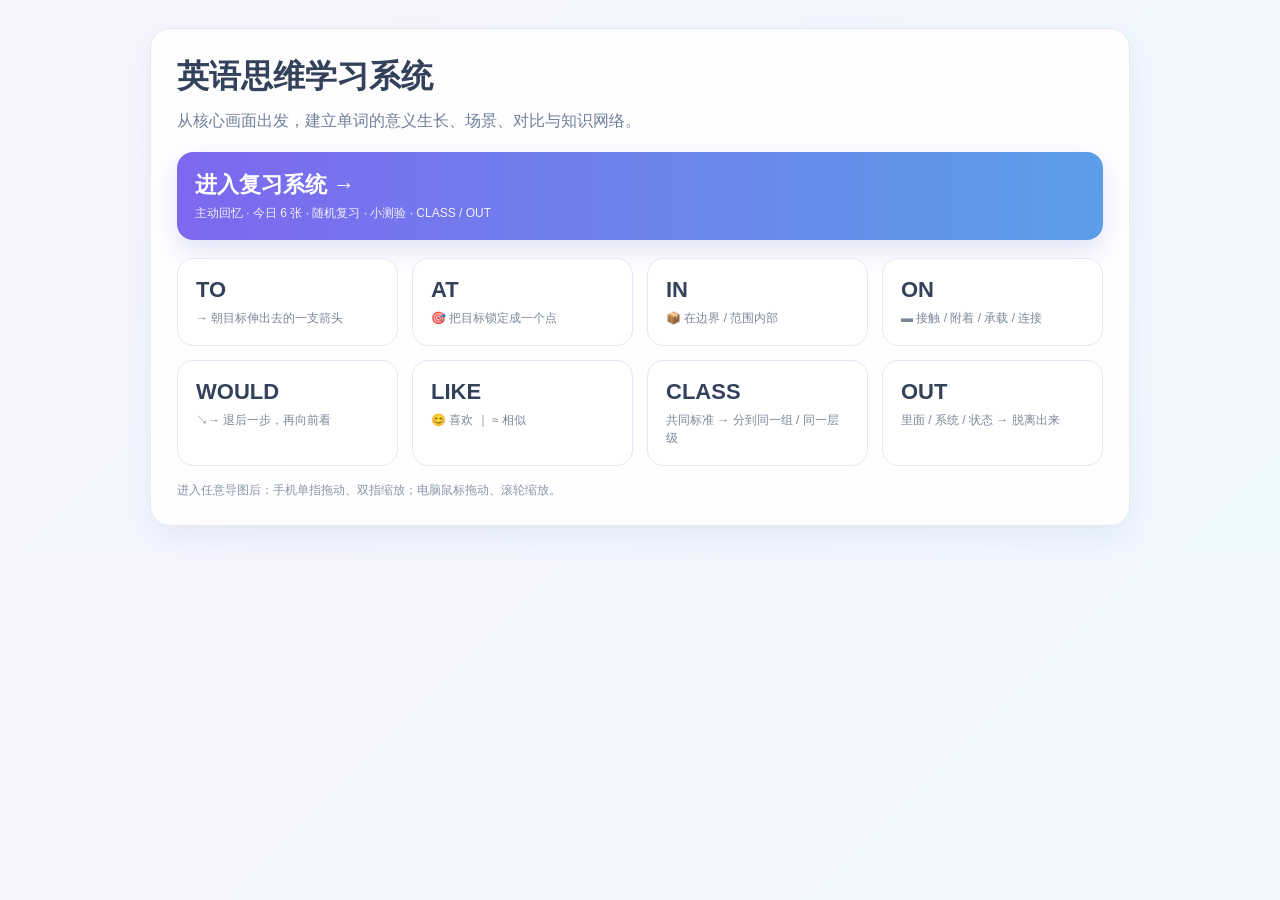
<file: index.html>
<!doctype html><html lang="zh-CN"><head><meta charset="utf-8"><meta name="viewport" content="width=device-width,initial-scale=1"><title>英语思维学习系统</title><style>body{font-family:-apple-system,BlinkMacSystemFont,"Segoe UI","PingFang SC","Microsoft YaHei",sans-serif;margin:0;background:linear-gradient(135deg,#f7f4ff,#eef8ff);color:#34415a}.wrap{max-width:980px;margin:0 auto;padding:28px}.hero,.card{background:rgba(255,255,255,.92);border:1px solid #e5e9f2;border-radius:20px;box-shadow:0 12px 28px rgba(72,88,140,.08)}.hero{padding:26px}.card{padding:18px}h1{margin:0 0 8px}.sub{color:#71809a;line-height:1.7}.review{display:block;margin-top:18px;padding:18px;border-radius:16px;text-decoration:none;color:#fff;background:linear-gradient(90deg,#7d68ef,#5b9ee8);box-shadow:0 10px 24px rgba(92,102,210,.18)}.review strong{display:block;font-size:22px}.review span{display:block;margin-top:5px;font-size:12px;opacity:.9}.grid{display:grid;grid-template-columns:repeat(auto-fit,minmax(180px,1fr));gap:14px;margin-top:18px}.grid a{display:block;text-decoration:none;color:#34415a;background:#fff;border:1px solid #e4e8f4;padding:18px;border-radius:16px}.word{font-size:22px;font-weight:800}.desc{margin-top:6px;color:#7d8798;font-size:12px;line-height:1.5}.tip{margin-top:16px;color:#8a94a8;font-size:12px}</style></head><body><div class="wrap"><div class="hero"><h1>英语思维学习系统</h1><div class="sub">从核心画面出发，建立单词的意义生长、场景、对比与知识网络。</div><a class="review" href="review.html"><strong>进入复习系统 →</strong><span>主动回忆 · 今日 6 张 · 随机复习 · 小测验 · CLASS / OUT</span></a><div class="grid"><a href="words/to.html"><div class="word">TO</div><div class="desc">→ 朝目标伸出去的一支箭头</div></a><a href="words/at.html"><div class="word">AT</div><div class="desc">🎯 把目标锁定成一个点</div></a><a href="words/in.html"><div class="word">IN</div><div class="desc">📦 在边界 / 范围内部</div></a><a href="words/on.html"><div class="word">ON</div><div class="desc">▬ 接触 / 附着 / 承载 / 连接</div></a><a href="words/would.html"><div class="word">WOULD</div><div class="desc">↘→ 退后一步，再向前看</div></a><a href="words/like.html"><div class="word">LIKE</div><div class="desc">😊 喜欢 ｜ ≈ 相似</div></a><a href="words/class-xstyle.html"><div class="word">CLASS</div><div class="desc">共同标准 → 分到同一组 / 同一层级</div></a><a href="words/out-xstyle.html"><div class="word">OUT</div><div class="desc">里面 / 系统 / 状态 → 脱离出来</div></a></div><div class="tip">进入任意导图后：手机单指拖动、双指缩放；电脑鼠标拖动、滚轮缩放。</div></div></div></body></html>
</file>
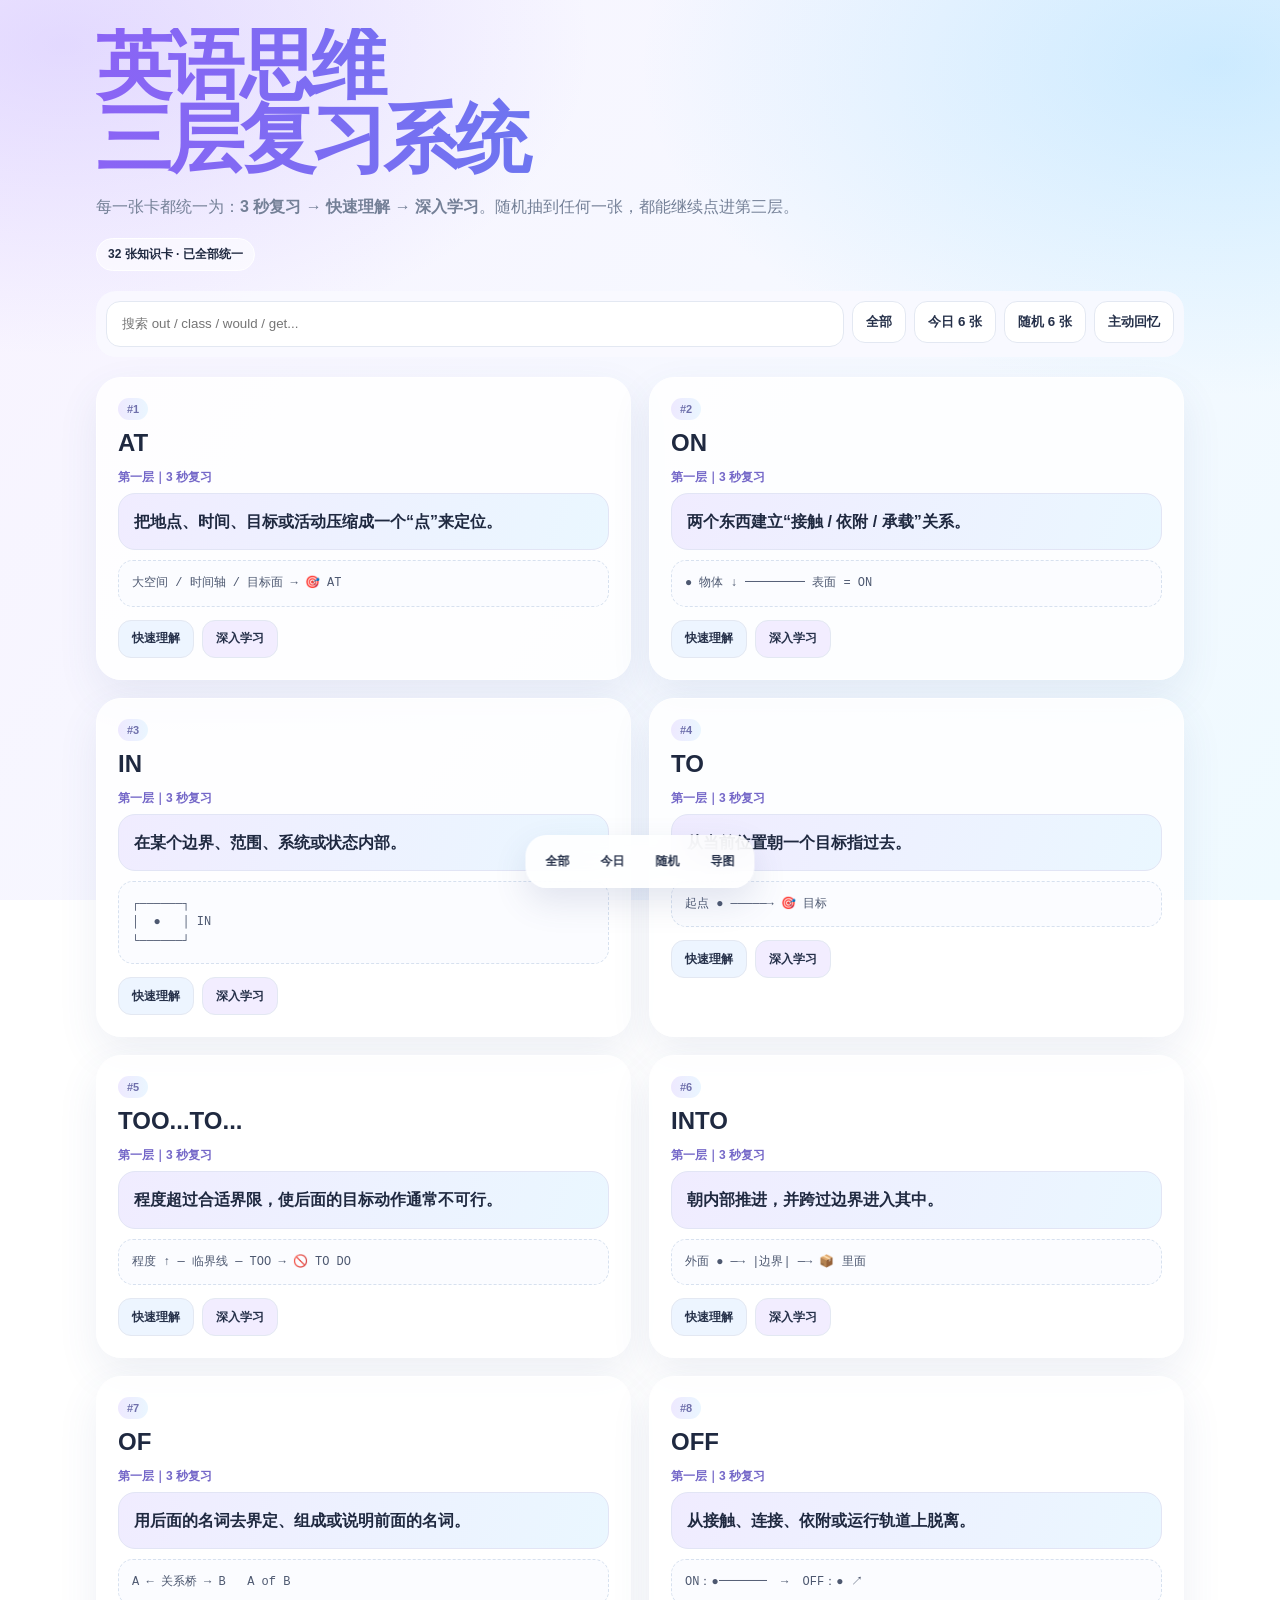
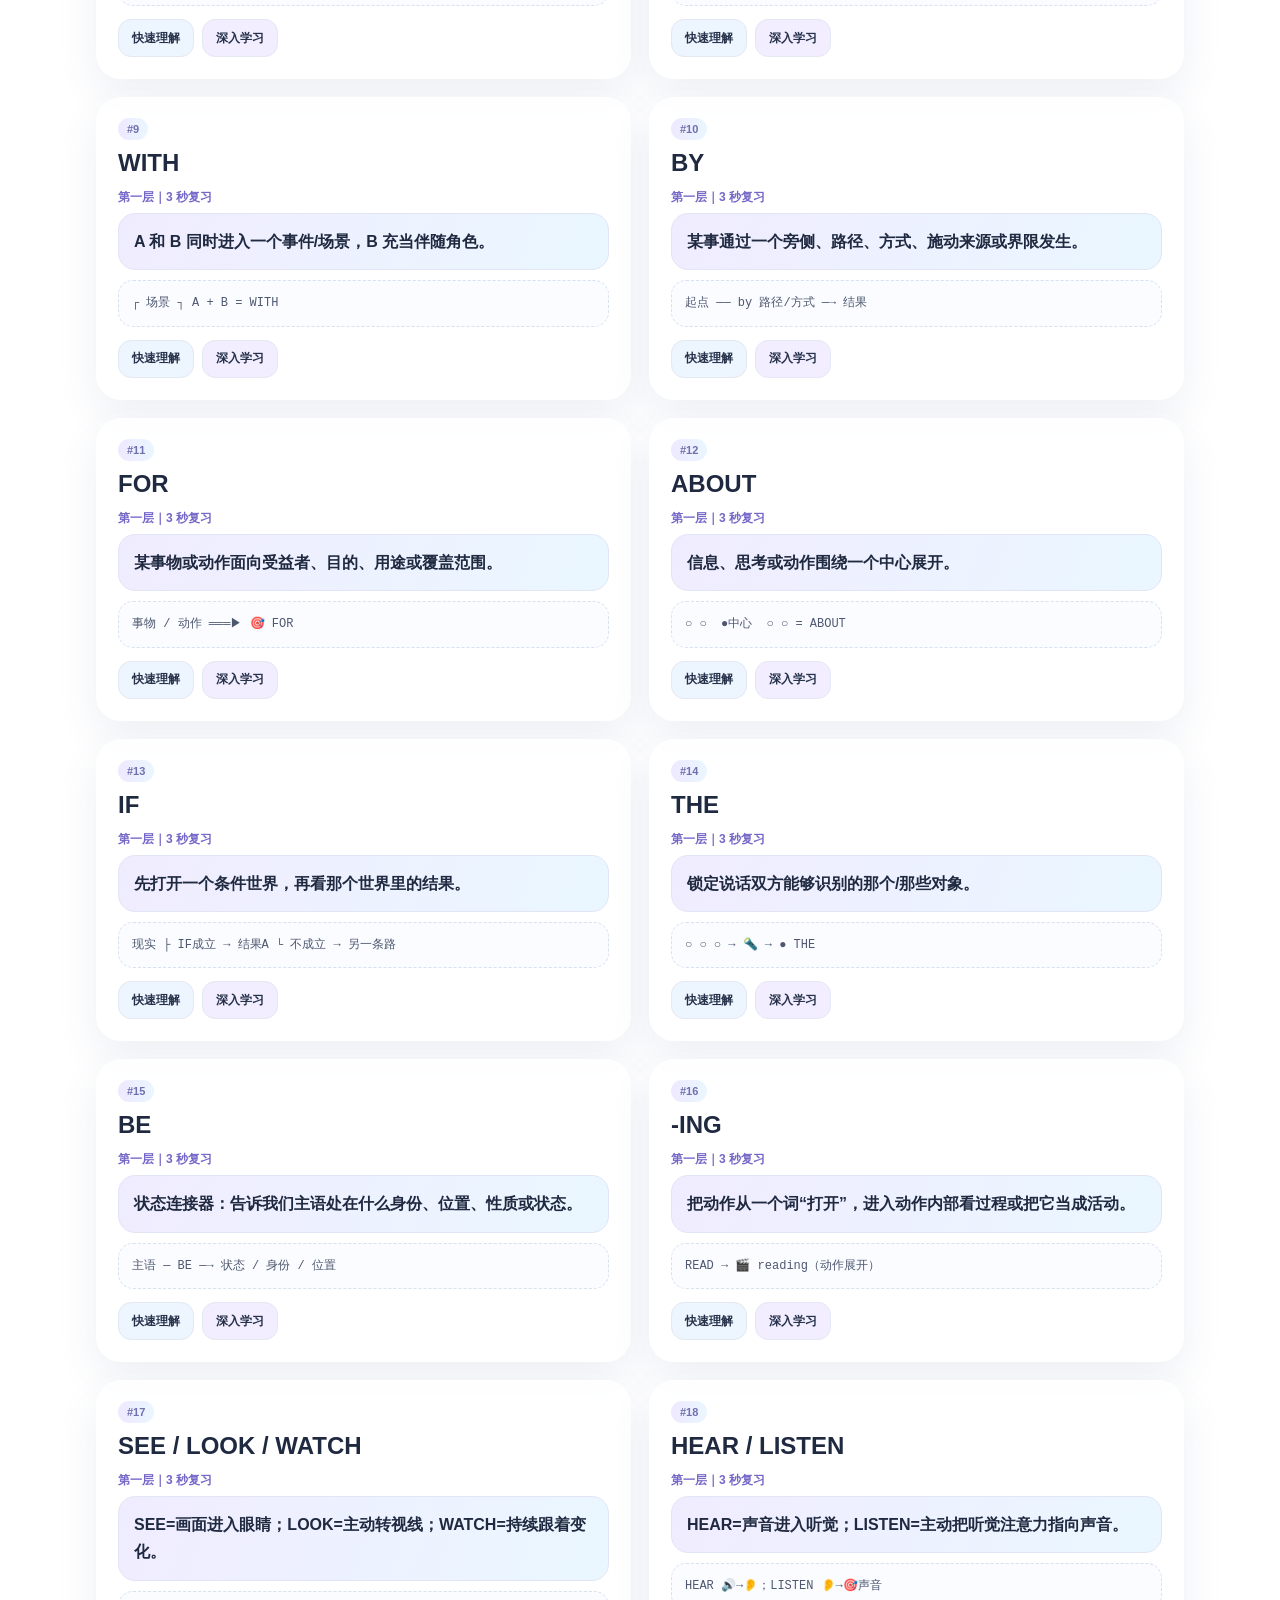
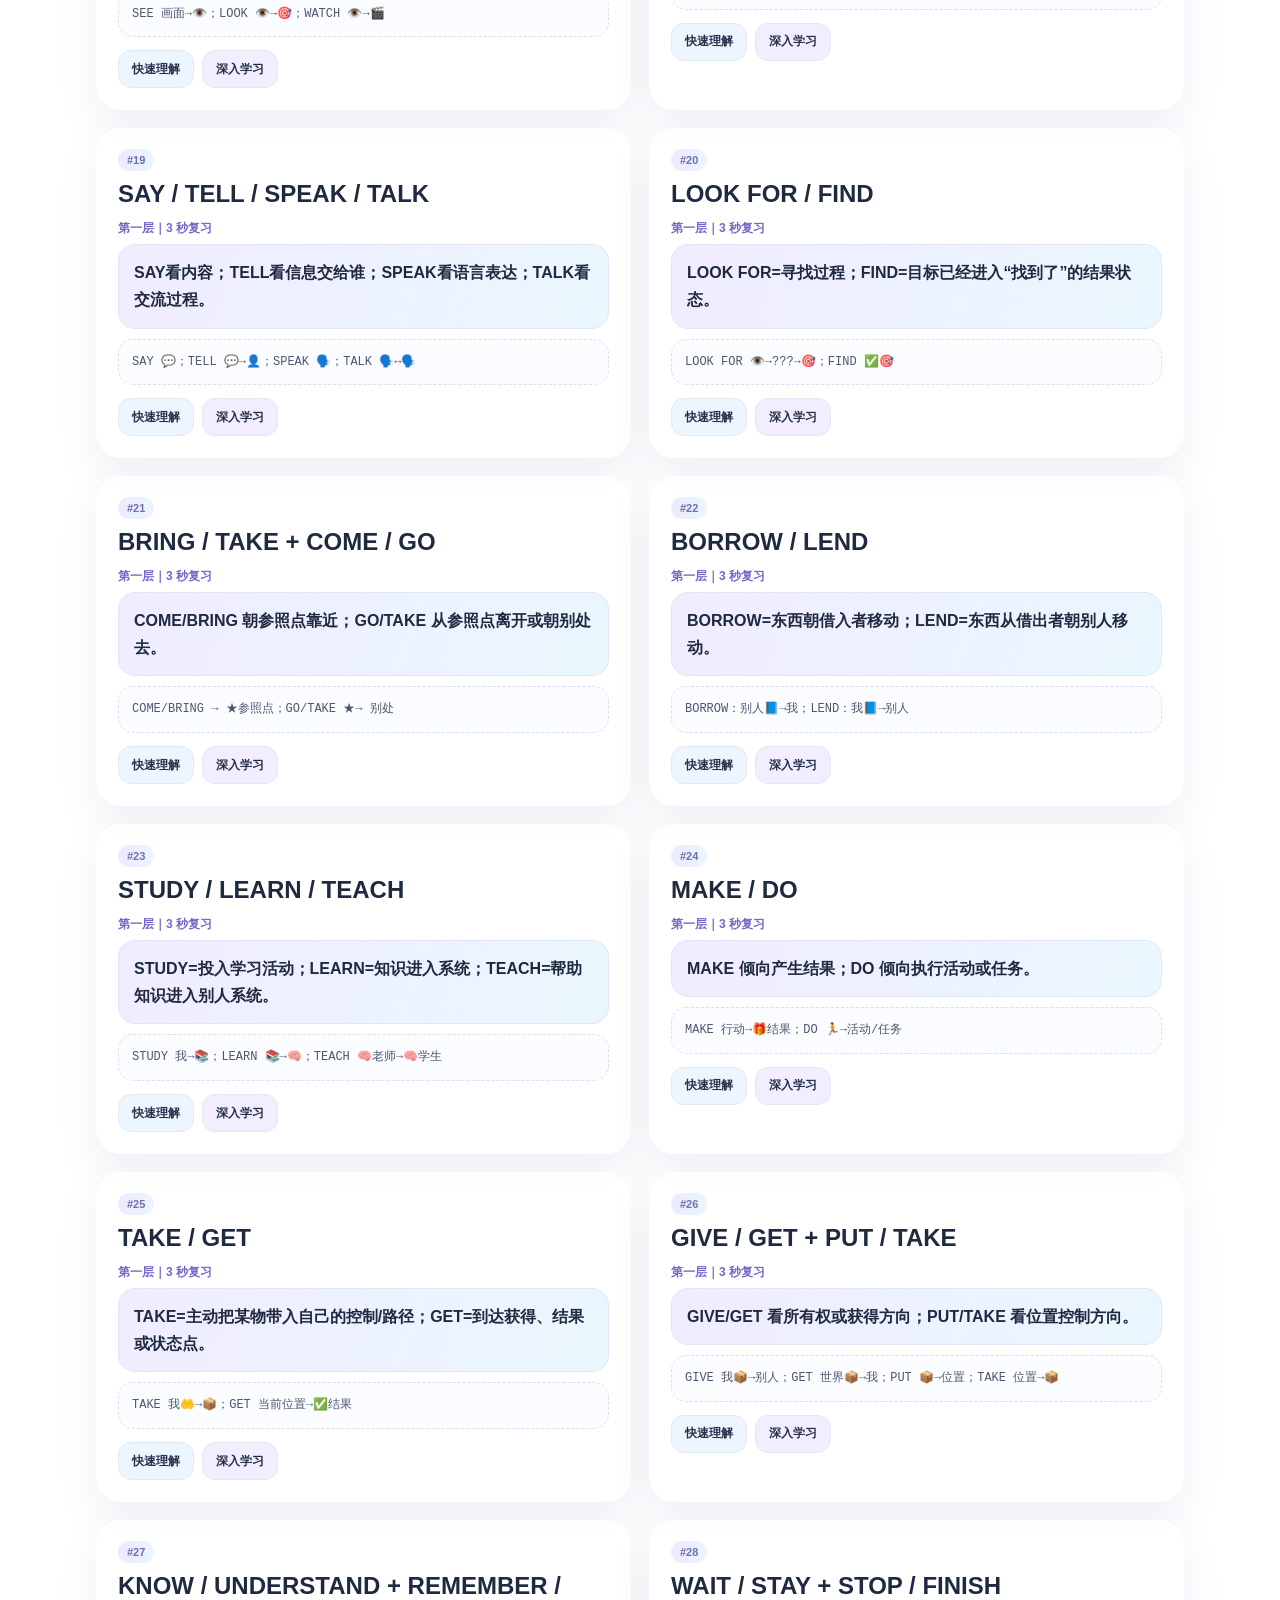
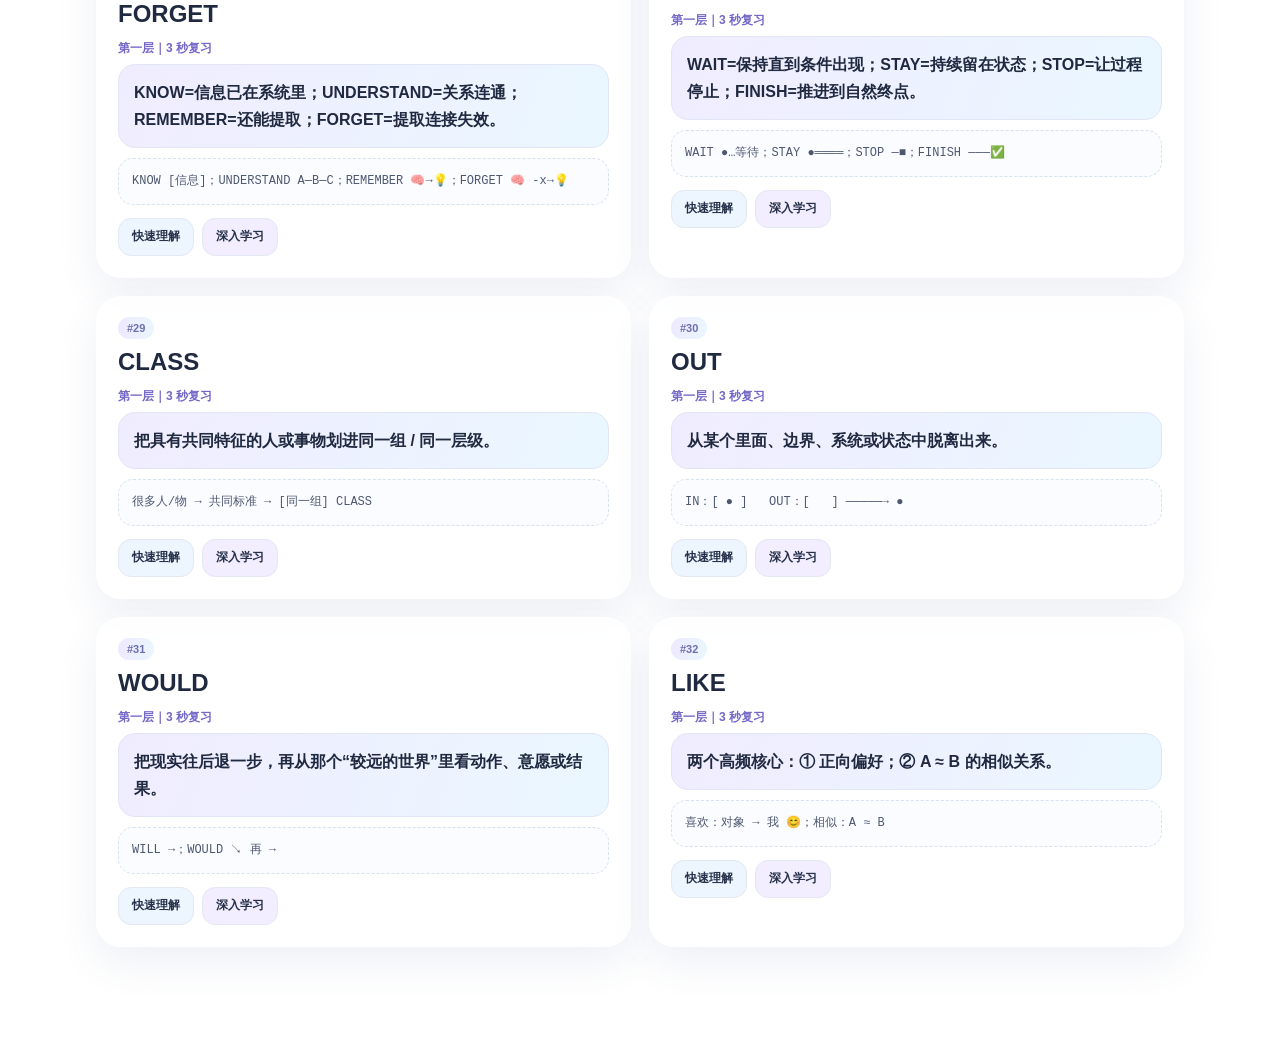
<file: review-3layer.html>
<!doctype html><html lang="zh-CN"><head><meta charset="utf-8"><meta name="viewport" content="width=device-width,initial-scale=1"><title>英语思维三层复习系统</title><style>*{box-sizing:border-box}body{margin:0;font-family:-apple-system,BlinkMacSystemFont,"Segoe UI","PingFang SC","Microsoft YaHei",sans-serif;color:#1f2940;background:radial-gradient(850px 500px at 5% 5%,rgba(172,149,255,.28),transparent 62%),radial-gradient(900px 520px at 95% 7%,rgba(99,197,255,.27),transparent 64%),linear-gradient(125deg,#f8f3ff,#f6f8ff 50%,#effaff);background-attachment:fixed}.wrap{max-width:1120px;margin:auto;padding:28px 16px 112px}.hero h1{font-size:clamp(44px,8vw,76px);line-height:.98;letter-spacing:-.055em;margin:0;background:linear-gradient(90deg,#8b64f5,#6878ef 48%,#4da5e5);-webkit-background-clip:text;background-clip:text;color:transparent}.hero p{color:#748097;line-height:1.8}.badge{display:inline-block;padding:7px 11px;border-radius:999px;background:#fff9;border:1px solid #fff;font-size:12px;font-weight:800}.tools{position:sticky;top:0;z-index:20;display:flex;gap:8px;flex-wrap:wrap;margin:20px 0;padding:10px;border-radius:20px;background:#f9faffd9;backdrop-filter:blur(18px)}input{flex:1;min-width:210px;height:46px;border:1px solid #e3e8f2;border-radius:14px;padding:0 15px;background:#fff}button,a.btn{height:42px;border:1px solid #e3e8f2;border-radius:13px;padding:0 13px;background:#fff;color:#26314a;font-weight:780;text-decoration:none;display:inline-flex;align-items:center;justify-content:center}.grid{display:grid;grid-template-columns:repeat(2,minmax(0,1fr));gap:18px}.card{background:#ffffffd9;border:1px solid #fff;border-radius:25px;padding:21px;box-shadow:0 16px 42px rgba(70,84,140,.09)}.num{font-size:11px;font-weight:850;color:#6f70ac;background:linear-gradient(90deg,#eee9ff,#eaf6ff);padding:5px 9px;border-radius:999px}.title{font-size:24px;font-weight:880;margin:12px 0}.label{font-size:12px;font-weight:850;color:#7467c8;margin:10px 0 7px}.core{padding:14px 15px;border-radius:17px;background:linear-gradient(110deg,#f0ecff,#eaf7ff);border:1px solid #e2e5f5;line-height:1.7;font-weight:760}.visual,.txt{white-space:pre-wrap;word-break:break-word}.visual{margin-top:10px;padding:13px;border:1px dashed #d7e1ef;border-radius:15px;background:#fbfcff;font-family:ui-monospace,Menlo,monospace;font-size:12px;line-height:1.55;color:#4d5870}.actions{display:flex;gap:8px;flex-wrap:wrap;margin-top:13px}.actions button{height:38px;font-size:12px}.fast{background:#edf5ff}.deep{background:#f2edff}.panel{display:none;margin-top:12px}.panel.open{display:block}.section{margin-top:9px;padding:13px;border:1px solid #e6ecf5;border-radius:16px;background:#fff}.section h3{margin:0 0 7px;font-size:14px}.txt{font-size:13px;line-height:1.72;color:#5d6980}.map{margin-top:11px;background:#111827!important;color:#fff!important;border:0!important}.empty{grid-column:1/-1;text-align:center;padding:60px;color:#7d8798}.nav{position:fixed;left:50%;bottom:12px;transform:translateX(-50%);display:flex;gap:5px;padding:7px;border-radius:21px;background:#ffffffdf;backdrop-filter:blur(18px);box-shadow:0 14px 34px rgba(70,83,140,.14)}.nav button,.nav a{border:0;background:transparent;height:39px;font-size:12px}.quiz{display:none;margin-bottom:18px;padding:18px;border-radius:22px;background:#fff;border:1px solid #e5eaf3}.quiz.open{display:block}.quiz strong{font-size:30px}@media(max-width:760px){.wrap{padding:22px 13px 105px}.grid{grid-template-columns:1fr}.hero h1{font-size:52px}.card{border-radius:22px}.nav{width:calc(100% - 16px);justify-content:space-around}}</style></head><body><div class="wrap"><header class="hero"><h1>英语思维<br>三层复习系统</h1><p>每一张卡都统一为：<b>3 秒复习 → 快速理解 → 深入学习</b>。随机抽到任何一张，都能继续点进第三层。</p><span class="badge">32 张知识卡 · 已全部统一</span></header><div class="tools"><input id="q" placeholder="搜索 out / class / would / get..."><button onclick="allCards()">全部</button><button onclick="today()">今日 6 张</button><button onclick="random6()">随机 6 张</button><button onclick="quiz()">主动回忆</button></div><div id="quiz" class="quiz"></div><main id="cards" class="grid"></main></div><div class="nav"><button onclick="allCards()">全部</button><button onclick="today()">今日</button><button onclick="random6()">随机</button><a class="btn" href="index.html">导图</a></div><script>const D=[
{t:'AT',c:'把地点、时间、目标或活动压缩成一个“点”来定位。',v:'大空间 / 时间轴 / 目标面 → 🎯 AT',q:'地点点：at the station；时间点：at 8:00；目标点：look at me；高频：at home / at work / good at。',d:'底层：点定位。意义生长：地点点→时间点→动作目标点→抽象项目点。对比：AT vs IN = 点视角 vs 容器视角；AT vs TO = 锁定点 vs 朝目标移动。避坑：AT 不是“小地方”。知识网络：AT→时间点/地点点/动作目标；与 IN、TO 构成空间关系系统。',m:'words/at.html'},
{t:'ON',c:'两个东西建立“接触 / 依附 / 承载”关系。',v:'● 物体 ↓ ━━━━━ 表面 = ON',q:'真实表面：book on the table；依附：picture on the wall；平台/媒介：on TV / on the phone；高频：turn on。',d:'底层：不是简单“在上面”，而是接触、依附、承载或连接。意义生长：物理接触→平台→运行/连接状态。对比：ON vs IN = 面关系 vs 容器关系；ON vs OFF = 接上 vs 脱开。避坑：ON 不要求“在上方”。知识网络：ON↔OFF。',m:'words/on.html'},
{t:'IN',c:'在某个边界、范围、系统或状态内部。',v:'┌──────┐\n│  ●   │ IN\n└──────┘',q:'真实空间：in the bag；时间范围：in 2026；状态：in trouble；系统：in English。',d:'底层：边界内部。意义生长：空间容器→时间范围→抽象系统→状态。对比：IN vs INTO = 已在内部 vs 跨边界进入；IN vs AT = 容器视角 vs 点定位。避坑：IN 不等于“大地方”。知识网络：IN↔OUT，IN+TO→INTO。',m:'words/in.html'},
{t:'TO',c:'从当前位置朝一个目标指过去。',v:'起点 ● ─────→ 🎯 目标',q:'go to school；give it to me；listen to me；want to go；lead to success。高频：go/come to、give/send to、listen/talk to、want/need to do。',d:'底层：目标箭头。意义生长：空间目标→接收目标→注意目标→动作目标→结果目标。对比：TO vs AT = 朝目标 vs 锁定点；TO vs INTO = 到目标 vs 跨边界进入。避坑：介词 to 与不定式 to 语法身份不同。知识网络：FROM→TO；IN+TO→INTO。',m:'words/to-xstyle.html'},
{t:'TOO...TO...',c:'程度超过合适界限，使后面的目标动作通常不可行。',v:'程度 ↑ ─ 临界线 ─ TOO → 🚫 TO DO',q:'too hot to drink；too heavy to carry；too good to miss。高频：too + adj + to do；too + adj + for sb + to do。',d:'底层：程度越界→目标受阻。意义生长：一般程度→越过阈值→后续动作受限。对比：VERY=程度高；TOO=高到过界。避坑：too...to... 并非机械等于“太……而不能”，语境可有正向表达如 too good to miss。知识网络：TOO + TO。'},
{t:'INTO',c:'朝内部推进，并跨过边界进入其中。',v:'外面 ● ─→ |边界| ─→ 📦 里面',q:'walk into the room；crash into a wall；turn into ice。高频：go/come/walk into；turn/change into。',d:'底层：方向 + 跨边界 + 内部结果。意义生长：空间进入→碰撞进入→状态/形态转化。对比：IN=内部关系；TO=目标箭头；INTO=跨边界进入。避坑：不要把 into 拆成所有场景下都能分别翻译的 in + to。知识网络：IN+TO→INTO。'},
{t:'OF',c:'用后面的名词去界定、组成或说明前面的名词。',v:'A ← 关系桥 → B   A of B',q:'a bottle of water；roof of the house；one of the students；a piece of cake。',d:'底层：名词—名词关系桥。意义生长：组成/内容→部分整体→数量群体→属性说明。对比：OF 与 ’s 都建关系，但习惯和视角不同。避坑：不要只背“……的”。知识网络：名词关系系统。'},
{t:'OFF',c:'从接触、连接、依附或运行轨道上脱离。',v:'ON：●━━━━  →  OFF：● ↗',q:'fall off the table；get off the bus；turn off the TV；take off。',d:'底层：脱开连接/接触/运行。意义生长：表面脱离→平台退出→运行切断→抽象脱开。对比：ON↔OFF；OUT 是脱离内部/系统，OFF 是脱离连接/接触。避坑：OFF 不只是“关”。知识网络：ON↔OFF。'},
{t:'WITH',c:'A 和 B 同时进入一个事件/场景，B 充当伴随角色。',v:'┌ 场景 ┐ A + B = WITH',q:'come with me；cut with a knife；girl with long hair；agree with me。',d:'底层：共同进入同一场景。意义生长：伴随→工具→特征→关系对象。对比：WITH 把工具带进场景；BY 强调通过方式/路径到结果。避坑：不要只背“和/用”。知识网络：伴随与工具关系系统。'},
{t:'BY',c:'某事通过一个旁侧、路径、方式、施动来源或界限发生。',v:'起点 ── by 路径/方式 ─→ 结果',q:'travel by train；send by email；written by her；by 5:00。',d:'底层：路径/方式/来源/界限。意义生长：空间旁侧→方式→施动来源→截止界限。对比：BY + 人常是施动来源；WITH + 工具把工具放进动作场景。避坑：不要把 BY 固定成“通过”。知识网络：方式/路径系统。'},
{t:'FOR',c:'某事物或动作面向受益者、目的、用途或覆盖范围。',v:'事物 / 动作 ═══▶ 🎯 FOR',q:'This is for you；go for a walk；for two hours；good for health。',d:'底层：朝某个受益、目的、用途或范围“面向”。意义生长：受益者→目的→用途→持续范围。对比：FOR vs TO = 面向/用途 vs 方向/转移。避坑：FOR 不等于“为了”。知识网络：方向与目的系统。'},
{t:'ABOUT',c:'信息、思考或动作围绕一个中心展开。',v:'○ ○  ●中心  ○ ○ = ABOUT',q:'talk about the problem；think about you；a book about space；about 10 people。',d:'底层：围绕中心。意义生长：话题围绕→思考围绕→内容主题→近似范围。对比：ABOUT 不是简单“关于”。避坑：不要把 on=深、about=浅当绝对规则。知识网络：主题与范围系统。'},
{t:'IF',c:'先打开一个条件世界，再看那个世界里的结果。',v:'现实 ├ IF成立 → 结果A └ 不成立 → 另一条路',q:'If it rains, we will stay home；If I had time, I would travel。',d:'底层：条件世界开关。意义生长：真实可能→假设世界→条件结果。对比：不同条件句主要差别在说话者如何看待现实距离。避坑：不要只按“如果”翻译。知识网络：IF 与 WOULD 的假设世界连接。'},
{t:'THE',c:'锁定说话双方能够识别的那个/那些对象。',v:'○ ○ ○ → 🔦 → ● THE',q:'the sun；the book on the table；open the door；the first time。',d:'底层：可定位性/共同识别。意义生长：唯一对象→上下文已知→限定后可定位→序数/最高级。对比：a/an 引入一个；the 锁定那个。避坑：THE 不等于中文“这个/那个”。知识网络：名词指称系统。'},
{t:'BE',c:'状态连接器：告诉我们主语处在什么身份、位置、性质或状态。',v:'主语 ─ BE ─→ 状态 / 身份 / 位置',q:'I am happy；She is a teacher；They are at home；The window is broken。',d:'底层：把主语连接到状态信息。意义生长：身份→性质→位置→状态→进行/被动等语法结构。对比：普通动词自带动作，BE 主要搭桥。避坑：BE 不等于“是”。知识网络：BE + -ING，BE + 过去分词。'},
{t:'-ING',c:'把动作从一个词“打开”，进入动作内部看过程或把它当成活动。',v:'READ → 🎬 reading（动作展开）',q:'I am reading；Reading is fun；I like reading；a sleeping baby。',d:'底层：动作内部/活动化。意义生长：进行过程→活动名词化→修饰状态。对比：to do 更像指向动作目标；doing 更像打开动作本身。避坑：-ING 不等于“正在”。知识网络：BE + -ING；LIKE + doing。'},
{t:'SEE / LOOK / WATCH',c:'SEE=画面进入眼睛；LOOK=主动转视线；WATCH=持续跟着变化。',v:'SEE 画面→👁️；LOOK 👁️→🎯；WATCH 👁️→🎬',q:'I see a bird；Look at the bird；Watch the bird fly。高频：look at；watch + 变化过程。',d:'底层：感知结果 / 主动启动 / 持续跟随三个镜头。对比：SEE vs LOOK vs WATCH。避坑：不要只背“看见/看/观看”。知识网络：与 HEAR/LISTEN 组成感官系统。'},
{t:'HEAR / LISTEN',c:'HEAR=声音进入听觉；LISTEN=主动把听觉注意力指向声音。',v:'HEAR 🔊→👂；LISTEN 👂→🎯声音',q:'I can hear music；Listen to me；listen to music。',d:'底层：感知结果 vs 主动注意。意义生长：收到声音→主动对准声音。对比：HEAR vs LISTEN；LISTEN 常与 TO 连接目标。避坑：不要只背“听见/听”。知识网络：SEE/LOOK/WATCH ↔ HEAR/LISTEN。'},
{t:'SAY / TELL / SPEAK / TALK',c:'SAY看内容；TELL看信息交给谁；SPEAK看语言表达；TALK看交流过程。',v:'SAY 💬；TELL 💬→👤；SPEAK 🗣️；TALK 🗣️↔🗣️',q:'say something；tell me the truth；speak English；talk to/with someone。',d:'底层：同一个“说”按信息结构分镜。对比：SAY 内容；TELL 接收者；SPEAK 语言/正式表达；TALK 双向交流。避坑：不要都翻译成“说”后死背搭配。知识网络：TELL 与 TO/接收方向，TALK TO 与沟通目标。'},
{t:'LOOK FOR / FIND',c:'LOOK FOR=寻找过程；FIND=目标已经进入“找到了”的结果状态。',v:'LOOK FOR 👁️→???→🎯；FIND ✅🎯',q:'look for my keys；find my keys；find out the truth。',d:'底层：过程 vs 结果。意义生长：注意力搜索→目标出现。对比：LOOK FOR 还没找到；FIND 已到结果。避坑：中文都可能说“找”，但英语分过程和结果。知识网络：FIND + OUT → 查明。'},
{t:'BRING / TAKE + COME / GO',c:'COME/BRING 朝参照点靠近；GO/TAKE 从参照点离开或朝别处去。',v:'COME/BRING → ★参照点；GO/TAKE ★→ 别处',q:'Come here；Go there；Bring it to me；Take it to him。',d:'底层：参照点决定方向。意义生长：人的移动→物体随人移动。对比：BRING vs TAKE、COME vs GO 都不是固定“来/去”，而是相对参照点。避坑：先找说话者/目的地参照点。知识网络：TO 负责目标箭头。'},
{t:'BORROW / LEND',c:'BORROW=东西朝借入者移动；LEND=东西从借出者朝别人移动。',v:'BORROW：别人📘→我；LEND：我📘→别人',q:'borrow a book from Tom；lend a book to Tom。',d:'底层：同一件物品，两条相反箭头。对比：BORROW 看接收方向；LEND 看给予方向。避坑：中文“借”一个字覆盖两个英语方向。知识网络：FROM / TO 与借贷方向连接。'},
{t:'STUDY / LEARN / TEACH',c:'STUDY=投入学习活动；LEARN=知识进入系统；TEACH=帮助知识进入别人系统。',v:'STUDY 我→📚；LEARN 📚→🧠；TEACH 🧠老师→🧠学生',q:'study English；learn English；teach English；learn to swim。',d:'底层：过程投入 / 获得结果 / 传递帮助。对比：STUDY 不保证学会；LEARN 不一定表示完全掌握；TEACH 是教学行为。避坑：不要把 study/learn 都翻成“学习”。知识网络：学习系统三角。'},
{t:'MAKE / DO',c:'MAKE 倾向产生结果；DO 倾向执行活动或任务。',v:'MAKE 行动→🎁结果；DO 🏃→活动/任务',q:'make a cake / decision / mistake；do homework / work / exercise。',d:'底层：结果焦点 vs 活动焦点，是高频倾向而非绝对规则。对比：MAKE 更像“做出”；DO 更像“做这件事”。避坑：不能靠中文“做”直接选词。知识网络：动作组织系统。'},
{t:'TAKE / GET',c:'TAKE=主动把某物带入自己的控制/路径；GET=到达获得、结果或状态点。',v:'TAKE 我🤲→📦；GET 当前位置→✅结果',q:'take the book；take a bus；get a gift；get home；get tired。',d:'底层：TAKE 看主动控制/带走；GET 看“抵达结果”。意义生长：获得→到达→状态变化。对比：TAKE vs GET。避坑：GET 不是十几个孤立中文义项。知识网络：GET 是结果/到达系统。'},
{t:'GIVE / GET + PUT / TAKE',c:'GIVE/GET 看所有权或获得方向；PUT/TAKE 看位置控制方向。',v:'GIVE 我📦→别人；GET 世界📦→我；PUT 📦→位置；TAKE 位置→📦',q:'give me a book；get a book；put it on the table；take it away。',d:'底层：四个基础箭头。对比：GIVE↔GET 是交付/获得；PUT↔TAKE 是放置/拿走。避坑：先看箭头方向，而不是背中文。知识网络：与 TO、FROM、ON、IN 等位置关系连接。'},
{t:'KNOW / UNDERSTAND + REMEMBER / FORGET',c:'KNOW=信息已在系统里；UNDERSTAND=关系连通；REMEMBER=还能提取；FORGET=提取连接失效。',v:'KNOW [信息]；UNDERSTAND A—B—C；REMEMBER 🧠→💡；FORGET 🧠 -x→💡',q:'know the answer；understand the idea；remember his name；forget the key。',d:'底层：信息存在、关系连通、提取成功、提取失败四个认知状态。对比：KNOW≠UNDERSTAND；REMEMBER≠KNOW。避坑：不要只背“知道/理解/记得/忘记”。知识网络：认知信息系统。'},
{t:'WAIT / STAY + STOP / FINISH',c:'WAIT=保持直到条件出现；STAY=持续留在状态；STOP=让过程停止；FINISH=推进到自然终点。',v:'WAIT ●…等待；STAY ●════；STOP ─■；FINISH ───✅',q:'wait for me；stay here；stop talking；finish the work。',d:'底层：保持/等待/终止/完成四种时间过程关系。对比：STOP 是中断；FINISH 是到达完成终点。WAIT 常等条件；STAY 只保持。避坑：停止不等于完成。知识网络：过程状态系统。'},
{t:'CLASS',c:'把具有共同特征的人或事物划进同一组 / 同一层级。',v:'很多人/物 → 共同标准 → [同一组] CLASS',q:'Our class has 30 students；English class；class of 2026；middle class；first class。高频：in class / have class。',d:'底层：分类/分组/层级化。意义生长：学生群体→课堂→届别→社会阶层→等级/类别。对比：CLASS≠CLASSROOM；LESSON=具体一课；COURSE=整套课程。避坑：不要把 class 只背成“班级/教室”。知识网络：CLASS→CLASSROOM / CLASSIFY；与 IN、AT 可组合。',m:'words/class-xstyle.html'},
{t:'OUT',c:'从某个里面、边界、系统或状态中脱离出来。',v:'IN：[ ● ]   OUT：[   ] ─────→ ●',q:'go out；take out；come out；find out；run out of；out of stock；lights are out。',d:'底层：从内部/范围/系统/状态脱离。意义生长：空间出去→拿出→显现→信息揭开→资源耗尽→运行停止。对比：IN↔OUT；OUT vs OFF=脱离内部 vs 脱离连接；OUT vs OUTSIDE=出去/脱离 vs 外部位置。避坑：find out 等固定搭配理解后整体记。知识网络：OUT OF / RUN OUT OF / FIND OUT。',m:'words/out-xstyle.html'},
{t:'WOULD',c:'把现实往后退一步，再从那个“较远的世界”里看动作、意愿或结果。',v:'WILL →；WOULD ↘ 再 →',q:'He said he would go；If I had time, I would travel；Would you help me?；I would like some coffee；过去反复动作。',d:'底层：距离感。距离可以来自过去时间、假设世界、社交礼貌或柔和意愿。对比：WILL 更直接贴近现实；WOULD 拉远一点再向前。避坑：不要只背“will 的过去式”。知识网络：future-in-the-past / hypothetical / politeness / would like / past habit。',m:'words/would.html'},
{t:'LIKE',c:'两个高频核心：① 正向偏好；② A ≈ B 的相似关系。',v:'喜欢：对象 → 我 😊；相似：A ≈ B',q:'I like dogs；like doing / like to do；would like；look like；sound like；What is she like?。',d:'底层：动词 LIKE 的偏好系统，与相似 LIKE 的关系系统不要硬合并。意义生长：偏好→活动偏好→柔和意愿；相似→外观/声音/特征。对比：LIKE vs LOVE；LIKE vs AS。避坑：What is she like? 不是“她喜欢什么”。知识网络：WOULD + LIKE；look/sound/feel + like。',m:'words/like.html'}];
function e(s){return String(s||'').replace(/[&<>"']/g,c=>({'&':'&amp;','<':'&lt;','>':'&gt;','"':'&quot;',"'":'&#39;'}[c]))}function card(x,i){return `<article class="card"><span class="num">#${i+1}</span><div class="title">${e(x.t)}</div><div class="label">第一层｜3 秒复习</div><div class="core">${e(x.c)}</div><div class="visual">${e(x.v)}</div><div class="actions"><button class="fast" onclick="tog(this,'f')">快速理解</button><button class="deep" onclick="tog(this,'d')">深入学习</button></div><div class="panel f"><div class="label">第二层｜快速理解</div><div class="section"><h3>🎯 场景 · 高频结构 · 例句</h3><div class="txt">${e(x.q)}</div></div></div><div class="panel d"><div class="label">第三层｜深入学习</div><div class="section"><h3>🧠 底层思维 · 意义生长 · 对比 · 避坑 · 知识网络</h3><div class="txt">${e(x.d)}</div></div>${x.m?`<a class="btn map" href="${x.m}">打开完整思维导图 →</a>`:''}</div></article>`}function render(a){cards.innerHTML=a.length?a.map((x,i)=>card(x,i)).join(''):'<div class="empty">没有找到相关卡片。</div>'}function tog(b,c){let p=b.closest('.card').querySelector('.'+c);p.classList.toggle('open');b.textContent=p.classList.contains('open')?(c==='f'?'收起快速理解':'收起深入学习'):(c==='f'?'快速理解':'深入学习')}function allCards(){quizBox.classList.remove('open');render(D)}function random6(){quizBox.classList.remove('open');render([...D].sort(()=>Math.random()-.5).slice(0,6))}function today(){quizBox.classList.remove('open');let s=(new Date().getDate()*7)%D.length,a=[];for(let i=0;i<6;i++)a.push(D[(s+i*5)%D.length]);render(a)}function quiz(){let x=D[Math.floor(Math.random()*D.length)];quizBox.innerHTML=`<strong>${e(x.t)}</strong><p>先说出核心画面和一句话本源。</p><button onclick="this.nextElementSibling.classList.toggle('open')">显示答案</button><div class="panel"><div class="core">${e(x.c)}</div><div class="visual">${e(x.v)}</div><button onclick="render([D.find(v=>v.t===${JSON.stringify('X')})])" style="display:none"></button></div>`;let p=quizBox.querySelector('.panel');quizBox.querySelector('button').onclick=()=>p.classList.toggle('open');quizBox.classList.add('open');window.scrollTo({top:0,behavior:'smooth'})}const cards=document.getElementById('cards'),q=document.getElementById('q'),quizBox=document.getElementById('quiz');q.addEventListener('input',()=>{let s=q.value.toLowerCase();render(D.filter(x=>(x.t+' '+x.c+' '+x.q+' '+x.d).toLowerCase().includes(s)))});render(D);</script></body></html>
</file>
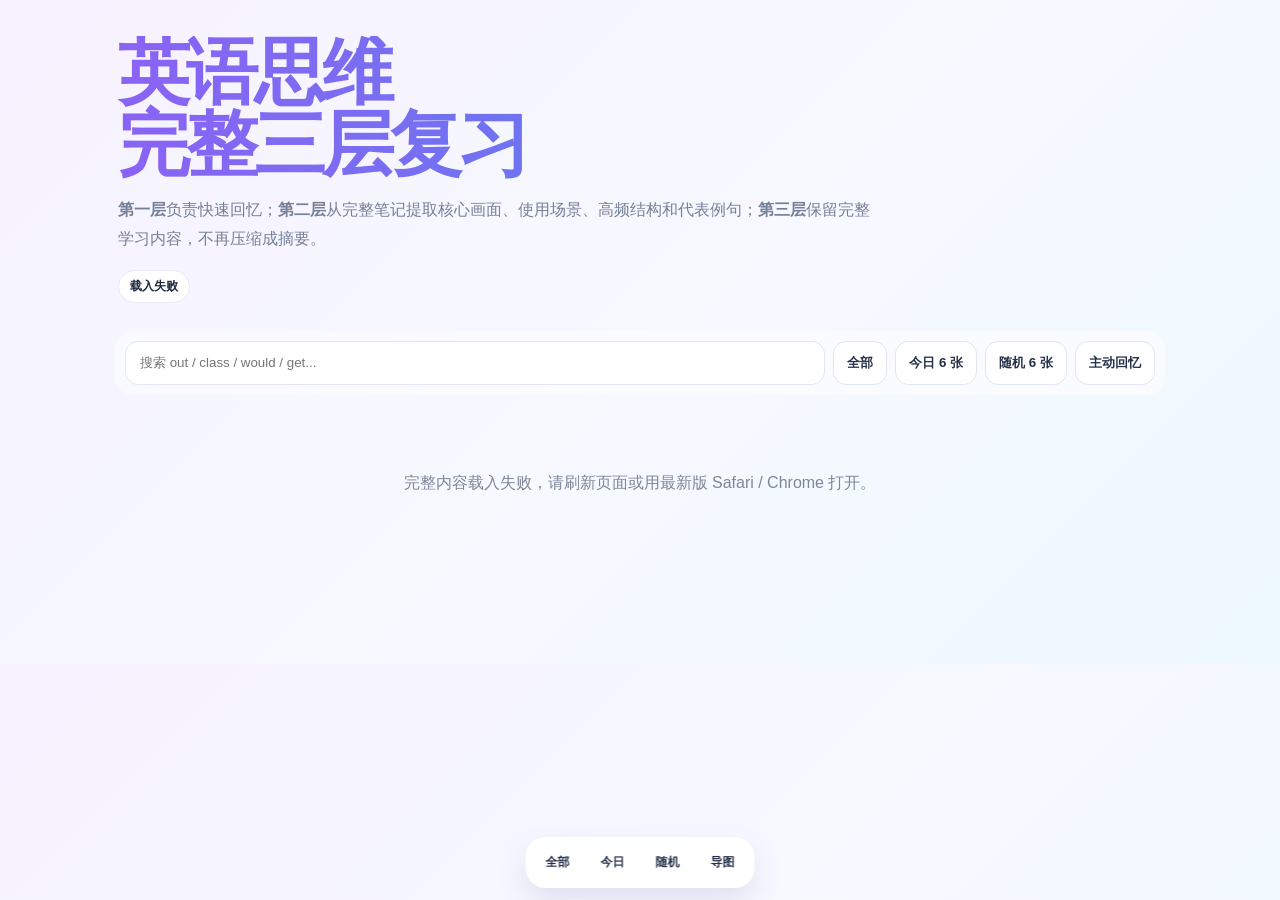
<file: review-full.html>
<!doctype html><html lang="zh-CN"><head><meta charset="utf-8"><meta name="viewport" content="width=device-width,initial-scale=1"><title>英语思维复习系统 · 完整三层版</title><style>*{box-sizing:border-box}body{margin:0;font-family:-apple-system,BlinkMacSystemFont,"Segoe UI","PingFang SC","Microsoft YaHei",sans-serif;color:#1e293b;background:linear-gradient(135deg,#f6f2ff,#f7f9ff 52%,#eef9ff)}.wrap{max-width:1080px;margin:auto;padding:28px 15px 110px}.hero{padding:8px 3px 16px}.hero h1{margin:0;font-size:clamp(42px,8vw,72px);line-height:1;letter-spacing:-.055em;background:linear-gradient(90deg,#8a63f5,#6878ef,#4da3e5);-webkit-background-clip:text;background-clip:text;color:transparent}.hero p{color:#748097;line-height:1.8;max-width:760px}.badge{display:inline-block;padding:7px 11px;border-radius:999px;background:#fff;border:1px solid #e8eaf5;font-size:12px;font-weight:800}.tools{position:sticky;top:0;z-index:50;display:flex;gap:8px;flex-wrap:wrap;padding:10px;margin:12px 0 18px;background:rgba(250,251,255,.88);backdrop-filter:blur(18px);border-radius:18px}input{flex:1;min-width:210px;height:44px;border:1px solid #e1e6ef;border-radius:13px;padding:0 14px;background:#fff}button,a.btn{border:1px solid #e1e6ef;border-radius:13px;background:#fff;color:#26324a;font-weight:780;padding:10px 13px;text-decoration:none;cursor:pointer}.grid{display:grid;grid-template-columns:repeat(2,minmax(0,1fr));gap:17px}.card{background:rgba(255,255,255,.91);border:1px solid rgba(255,255,255,.95);border-radius:24px;padding:20px;box-shadow:0 15px 38px rgba(74,87,143,.08)}.num{font-size:11px;font-weight:850;color:#6d6fad;padding:5px 9px;border-radius:999px;background:linear-gradient(90deg,#eee9ff,#eaf6ff)}.title{font-size:23px;font-weight:880;line-height:1.25;margin:12px 0}.layer-title{font-size:12px;color:#7667c8;font-weight:850;margin:12px 0 7px}.core{background:linear-gradient(110deg,#f0ecff,#ebf8ff);border:1px solid #e2e5f5;border-radius:17px;padding:14px 15px;font-weight:760;line-height:1.72}.visual{white-space:pre-wrap;margin-top:10px;background:#fbfcff;border:1px dashed #d6e1ef;border-radius:15px;padding:13px;font-family:ui-monospace,Menlo,monospace;font-size:12px;line-height:1.55;color:#4b5870}.actions{display:flex;gap:8px;flex-wrap:wrap;margin-top:13px}.quickBtn{background:#eef6ff}.deepBtn{background:#f2edff}.panel{display:none;margin-top:12px}.panel.open{display:block}.learn-section{margin-top:10px;background:#fff;border:1px solid #e7ecf4;border-radius:16px;padding:14px}.learn-section h3{margin:0 0 10px;font-size:15px}.learn-section p,.learn-section li,.learn-section blockquote{font-size:13.5px;line-height:1.78;color:#58657c}.learn-section ul,.learn-section ol{padding-left:22px}.learn-section blockquote{margin:10px 0;padding:10px 12px;border-left:4px solid #9d8df4;background:#f8f6ff;border-radius:8px}.learn-section pre{white-space:pre-wrap;overflow:auto;background:#f8faff;border:1px solid #e6ebf3;border-radius:12px;padding:12px;font-size:12px;line-height:1.55}.learn-section code{font-family:ui-monospace,Menlo,monospace}.map{display:inline-flex;margin-top:12px;background:#111827!important;color:#fff!important;border:0!important}.source-note{font-size:11px;color:#8a94a8;margin-top:10px}.empty,.loading{grid-column:1/-1;text-align:center;padding:60px;color:#7d8798}.nav{position:fixed;left:50%;bottom:12px;transform:translateX(-50%);display:flex;gap:5px;padding:7px;border-radius:20px;background:rgba(255,255,255,.9);backdrop-filter:blur(18px);box-shadow:0 13px 30px rgba(70,83,140,.14)}.nav button,.nav a{border:0;background:transparent;font-size:12px}.quiz{display:none;background:#fff;border:1px solid #e5eaf2;border-radius:22px;padding:18px;margin-bottom:16px}.quiz.open{display:block}@media(max-width:760px){.wrap{padding:22px 12px 105px}.grid{grid-template-columns:1fr}.hero h1{font-size:50px}.card{border-radius:21px}.nav{width:calc(100% - 16px);justify-content:space-around}}</style></head><body><div class="wrap"><header class="hero"><h1>英语思维<br>完整三层复习</h1><p><b>第一层</b>负责快速回忆；<b>第二层</b>从完整笔记提取核心画面、使用场景、高频结构和代表例句；<b>第三层</b>保留完整学习内容，不再压缩成摘要。</p><span id="badge" class="badge">正在载入完整学习内容…</span></header><div class="tools"><input id="q" placeholder="搜索 out / class / would / get..."><button onclick="showAll()">全部</button><button onclick="today()">今日 6 张</button><button onclick="random6()">随机 6 张</button><button onclick="quizOne()">主动回忆</button></div><div id="quiz" class="quiz"></div><main id="cards" class="grid"><div class="loading">正在载入 32 张完整知识卡…</div></main></div><div class="nav"><button onclick="showAll()">全部</button><button onclick="today()">今日</button><button onclick="random6()">随机</button><a class="btn" href="index.html">导图</a></div><script src="assets/review-full-1.js"></script><script src="assets/review-full-2.js"></script><script src="assets/review-full-3.js"></script><script src="assets/review-full-4.js"></script><script src="assets/review-full-5.js"></script><script src="assets/review-full-6.js"></script><script>let DATA=[];const cards=document.getElementById('cards'),q=document.getElementById('q'),quizBox=document.getElementById('quiz'),badge=document.getElementById('badge');function esc(s){return String(s||'').replace(/[&<>"]/g,m=>({'&':'&amp;','<':'&lt;','>':'&gt;','"':'&quot;'}[m]))}async function loadData(){try{const bin=atob(window.REVIEW_B64||'');const bytes=new Uint8Array(bin.length);for(let i=0;i<bin.length;i++)bytes[i]=bin.charCodeAt(i);if(!('DecompressionStream'in window))throw new Error('浏览器不支持解压缩');const ds=new DecompressionStream('gzip');const text=await new Response(new Blob([bytes]).stream().pipeThrough(ds)).text();DATA=JSON.parse(text);badge.textContent=DATA.length+' 张知识卡 · 深入学习为完整版';render(DATA)}catch(e){console.error(e);cards.innerHTML='<div class="empty">完整内容载入失败，请刷新页面或用最新版 Safari / Chrome 打开。</div>';badge.textContent='载入失败'}}function card(x){return `<article class="card"><span class="num">#${x.num}</span><div class="title">${esc(x.title)}</div><div class="layer-title">第一层｜3 秒复习</div><div class="core">${esc(x.core)}</div>${x.visual?`<div class="visual">${esc(x.visual)}</div>`:''}<div class="actions"><button class="quickBtn" onclick="togglePanel(this,'quick')">快速理解</button><button class="deepBtn" onclick="togglePanel(this,'deep')">深入学习</button></div><div class="panel quick"><div class="layer-title">第二层｜快速理解</div>${x.quick}</div><div class="panel deep"><div class="layer-title">第三层｜完整学习</div>${x.deep}${x.map?`<a class="btn map" href="${x.map}">打开完整思维导图 →</a>`:''}<div class="source-note">第三层来自当前完整学习母本；WOULD / LIKE 来自已保存的完整导图内容。</div></div></article>`}function render(list){cards.innerHTML=list.length?list.map(card).join(''):'<div class="empty">没有找到相关内容。</div>'}function togglePanel(btn,cls){const p=btn.closest('.card').querySelector('.'+cls);p.classList.toggle('open');btn.textContent=p.classList.contains('open')?(cls==='quick'?'收起快速理解':'收起深入学习'):(cls==='quick'?'快速理解':'深入学习')}function showAll(){quizBox.classList.remove('open');render(DATA)}function random6(){quizBox.classList.remove('open');render([...DATA].sort(()=>Math.random()-.5).slice(0,6))}function today(){quizBox.classList.remove('open');const start=(new Date().getDate()*7)%DATA.length,a=[];for(let i=0;i<6;i++)a.push(DATA[(start+i*5)%DATA.length]);render(a)}function quizOne(){const x=DATA[Math.floor(Math.random()*DATA.length)];quizBox.innerHTML=`<div class="title">${esc(x.token)}</div><p>先自己说出：核心画面 + 一句话本源。</p><button id="showAnswer">显示答案</button><div id="qa" class="panel"><div class="core">${esc(x.core)}</div>${x.visual?`<div class="visual">${esc(x.visual)}</div>`:''}</div>`;document.getElementById('showAnswer').onclick=()=>document.getElementById('qa').classList.toggle('open');quizBox.classList.add('open');window.scrollTo({top:0,behavior:'smooth'})}q.addEventListener('input',()=>{const s=q.value.toLowerCase();render(DATA.filter(x=>(x.title+' '+x.core).toLowerCase().includes(s)))});loadData();</script></body></html>
</file>
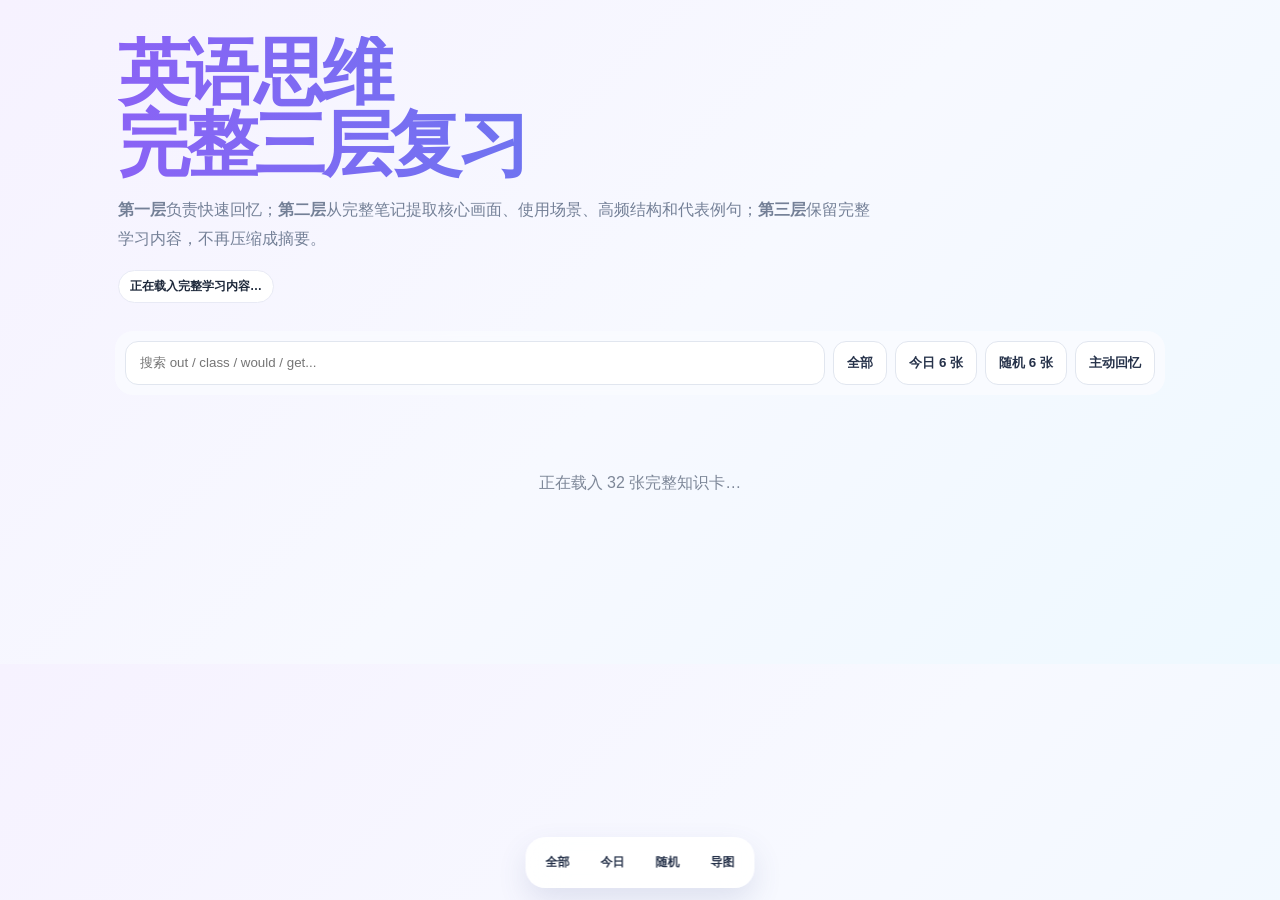
<file: review.html>
<!doctype html><html lang="zh-CN"><head><meta charset="utf-8"><meta name="viewport" content="width=device-width,initial-scale=1"><meta http-equiv="refresh" content="0; url=review-full.html"><title>英语思维复习系统</title></head><body><p>正在进入完整三层复习系统…</p><p><a href="review-full.html">如果没有自动跳转，请点这里</a></p></body></html>
</file>
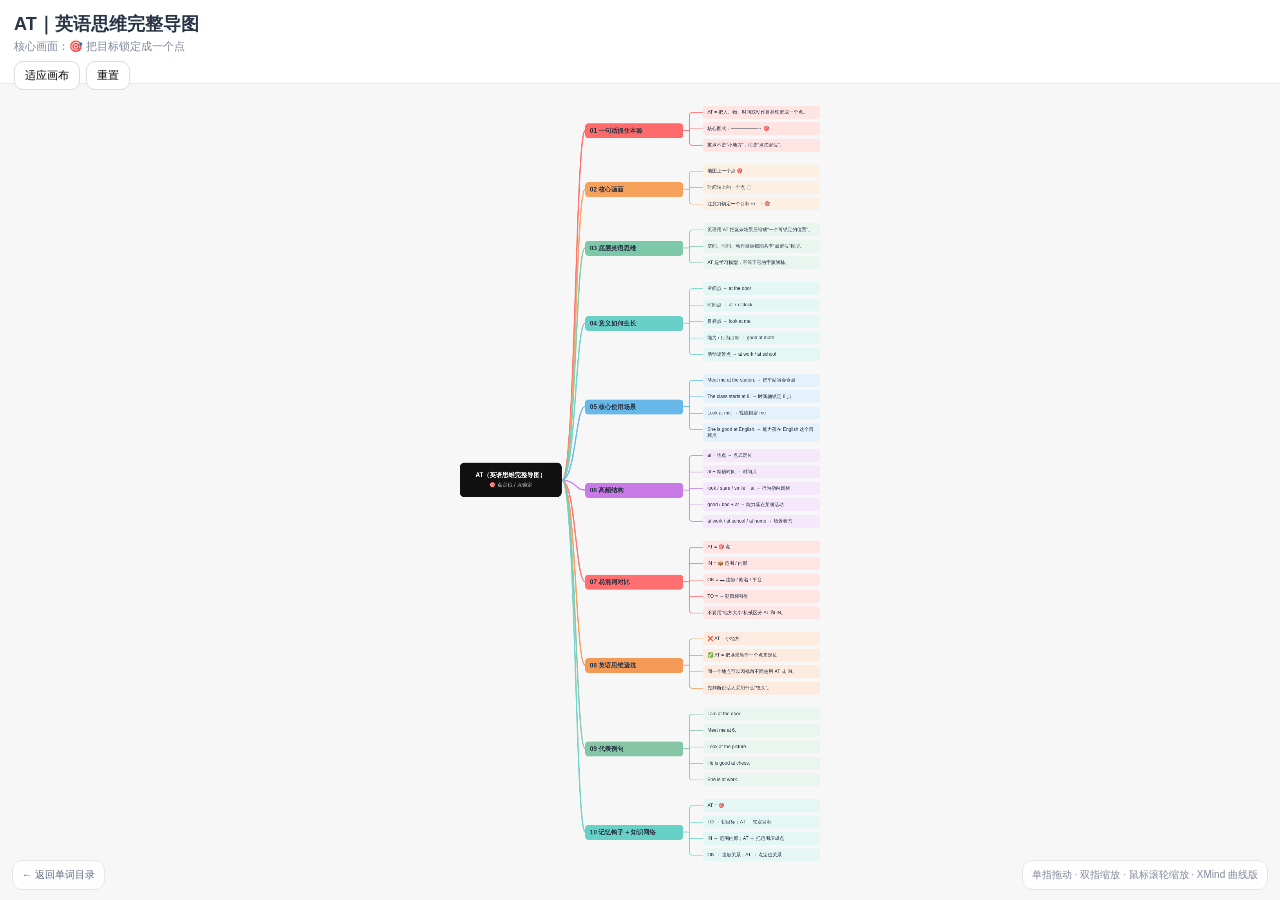
<file: words/at.html>
<!doctype html><html lang="zh-CN"><head><meta charset="utf-8"><meta name="viewport" content="width=device-width,initial-scale=1,maximum-scale=5,user-scalable=yes"><title>AT｜英语思维完整导图</title><link rel="stylesheet" href="../assets/mindmap.css?v=20260814-xmind1"></head><body><div class="top"><div class="title">AT｜英语思维完整导图</div><div class="sub">核心画面：🎯 把目标锁定成一个点</div><div class="tools"><button id="fit">适应画布</button><button id="reset">重置</button></div></div><div id="vp" class="viewport"><div id="cv" class="canvas"><div id="root" class="root">AT（英语思维完整导图）<small>🎯 点定位 / 点锁定</small></div></div><a class="back" href="../index.html">← 返回单词目录</a><div class="hint">单指拖动 · 双指缩放 · 鼠标滚轮缩放 · XMind 曲线版</div></div><script src="../assets/mindmap.js?v=20260814-xmind1"></script><script>initMindMap({branches:[{title:'01 一句话抓住本源',color:'c1',light:'n1',items:['AT = 把人、物、时间或动作目标锁定成一个点。','核心图式：────────→ 🎯','重点不是“小地方”，而是“点式定位”。']},{title:'02 核心画面',color:'c2',light:'n2',items:['地图上一个点 🎯','时间轴上的一个点 ⏱️','注意力锁定一个目标 👀 → 🎯']},{title:'03 底层英语思维',color:'c3',light:'n3',items:['英语用 AT 把复杂场景压缩成“一个可锁定的位置”。','空间、时间、动作目标都能共享“点定位”模型。','AT 是学习模型，不等于它的字源解释。']},{title:'04 意义如何生长',color:'c4',light:'n4',items:['空间点 → at the door','时间点 → at 7 o’clock','目标点 → look at me','能力 / 行为目标 → good at math','活动场景点 → at work / at school']},{title:'05 核心使用场景',color:'c5',light:'n5',items:['Meet me at the station. → 把车站当会合点','The class starts at 8. → 时间轴锁定 8 点','Look at me. → 视线锁定 me','She is good at English. → 能力落在 English 这个目标点']},{title:'06 高频结构',color:'c6',light:'n6',items:['at + 地点 → 点式定位','at + 精确时间 → 时间点','look / stare / smile + at → 行为指向目标','good / bad + at → 能力落在某项活动','at work / at school / at home → 场景状态']},{title:'07 易混词对比',color:'c7',light:'n7',items:['AT = 🎯 点','IN = 📦 范围 / 内部','ON = ▬ 接触 / 附着 / 平台','TO = → 朝目标移动','不要用“地方大小”机械区分 AT 和 IN。']},{title:'08 英语思维避坑',color:'c8',light:'n8',items:['❌ AT = 小地方','✅ AT = 把场景当作一个点来定位','同一个地点可以因视角不同使用 AT 或 IN。','先判断说话人采用什么“镜头”。']},{title:'09 代表例句',color:'c9',light:'n9',items:['I am at the door.','Meet me at 6.','Look at the picture.','He is good at chess.','She is at work.']},{title:'10 记忆钩子 + 知识网络',color:'c10',light:'n10',items:['AT = 🎯','TO → 朝目标；AT → 锁定目标','IN → 范围内部；AT → 把范围压成点','ON → 接触关系；AT → 点定位关系']} ]});</script></body></html>
</file>
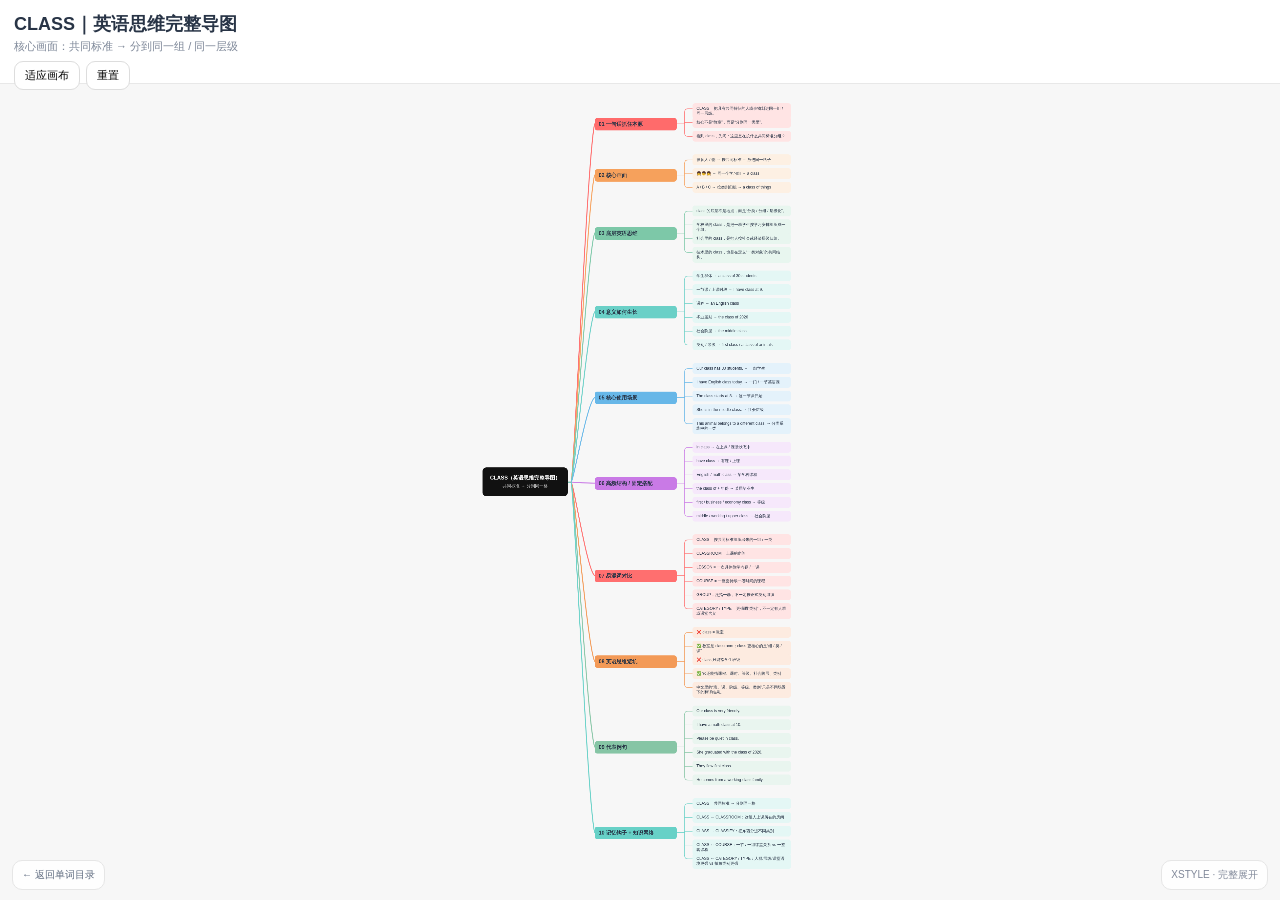
<file: words/class-xstyle.html>
<!doctype html><html lang="zh-CN"><head><meta charset="utf-8"><meta name="viewport" content="width=device-width,initial-scale=1,maximum-scale=5,user-scalable=yes"><title>CLASS｜英语思维完整导图</title><link rel="stylesheet" href="../assets/mindmap.css?v=xstyle-class1"></head><body><div class="top"><div class="title">CLASS｜英语思维完整导图</div><div class="sub">核心画面：共同标准 → 分到同一组 / 同一层级</div><div class="tools"><button id="fit">适应画布</button><button id="reset">重置</button></div></div><div id="vp" class="viewport"><div id="cv" class="canvas"><div id="root" class="root">CLASS（英语思维完整导图）<small>共同标准 → 分到同一格</small></div></div><a class="back" href="../index.html">← 返回单词目录</a><div class="hint">XSTYLE · 完整展开</div></div><script src="../assets/class-data.js"></script><script src="../assets/mindmap-xstyle.js"></script><script>initMindMap({branches:window.CLASS_BRANCHES});</script></body></html>
</file>
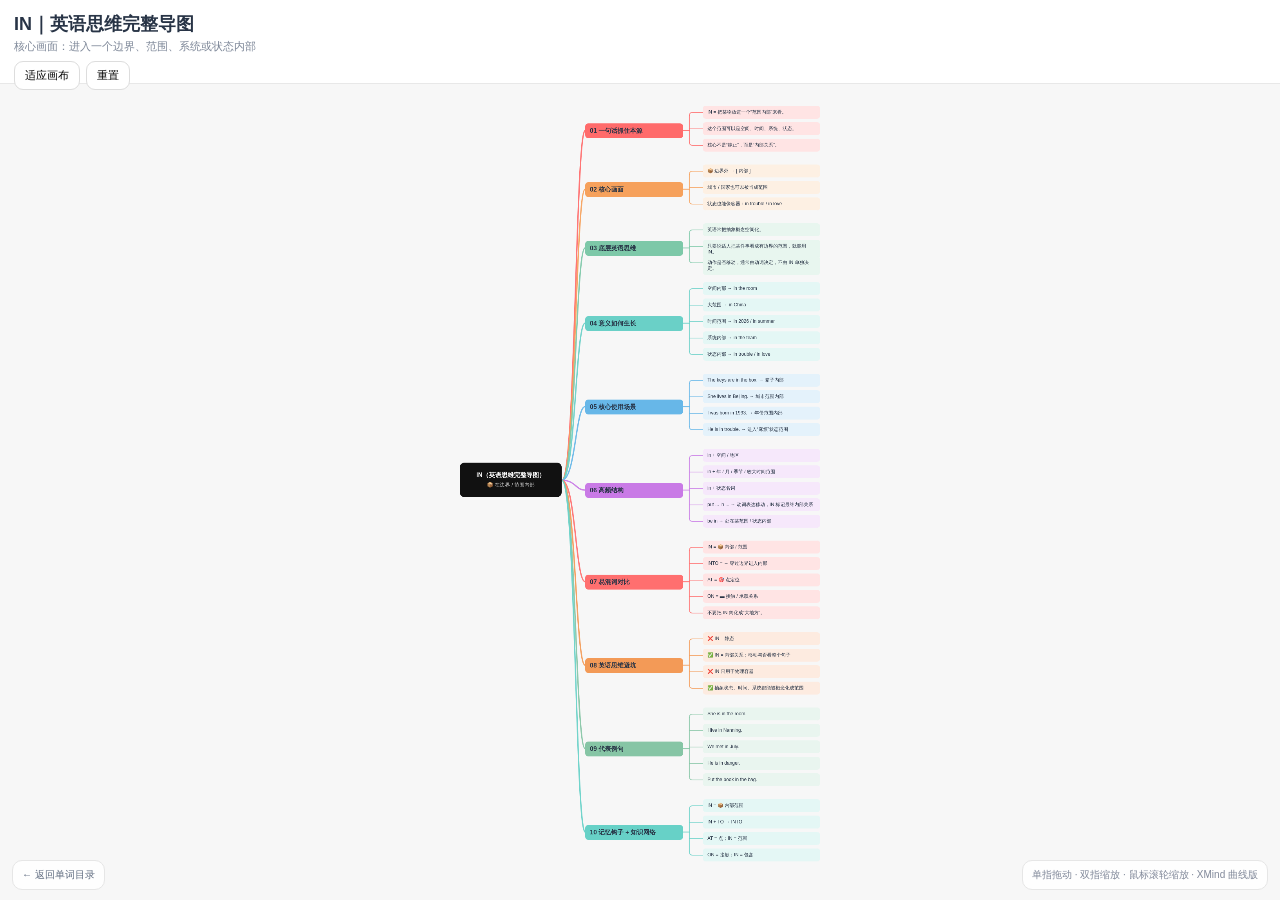
<file: words/in.html>
<!doctype html><html lang="zh-CN"><head><meta charset="utf-8"><meta name="viewport" content="width=device-width,initial-scale=1,maximum-scale=5,user-scalable=yes"><title>IN｜英语思维完整导图</title><link rel="stylesheet" href="../assets/mindmap.css?v=20260814-xmind1"></head><body><div class="top"><div class="title">IN｜英语思维完整导图</div><div class="sub">核心画面：进入一个边界、范围、系统或状态内部</div><div class="tools"><button id="fit">适应画布</button><button id="reset">重置</button></div></div><div id="vp" class="viewport"><div id="cv" class="canvas"><div id="root" class="root">IN（英语思维完整导图）<small>📦 在边界 / 范围内部</small></div></div><a class="back" href="../index.html">← 返回单词目录</a><div class="hint">单指拖动 · 双指缩放 · 鼠标滚轮缩放 · XMind 曲线版</div></div><script src="../assets/mindmap.js?v=20260814-xmind1"></script><script>initMindMap({branches:[{title:'01 一句话抓住本源',color:'c1',light:'n1',items:['IN = 把某物放进一个“范围内部”来看。','这个范围可以是空间、时间、系统、状态。','核心不是“静止”，而是“内部关系”。']},{title:'02 核心画面',color:'c2',light:'n2',items:['📦 边界外 → [ 内部 ]','城市 / 国家也可以被当成范围','状态也能像容器：in trouble / in love']},{title:'03 底层英语思维',color:'c3',light:'n3',items:['英语常把抽象概念空间化。','只要说话人把某件事看成有边界的范围，就能用 IN。','动作是否移动，通常由动词决定，不由 IN 单独决定。']},{title:'04 意义如何生长',color:'c4',light:'n4',items:['空间内部 → in the room','大范围 → in China','时间范围 → in 2026 / in summer','系统内部 → in the team','状态内部 → in trouble / in love']},{title:'05 核心使用场景',color:'c5',light:'n5',items:['The keys are in the box. → 箱子内部','She lives in Beijing. → 城市范围内部','I was born in 1993. → 年份范围内部','He is in trouble. → 进入“麻烦”状态范围']},{title:'06 高频结构',color:'c6',light:'n6',items:['in + 空间 / 地区','in + 年 / 月 / 季节 / 较大时间范围','in + 状态名词','put ... in ... → 动词表达移动，IN 标记最终内部关系','be in → 处在某范围 / 状态内部']},{title:'07 易混词对比',color:'c7',light:'n7',items:['IN = 📦 内部 / 范围','INTO = → 穿过边界进入内部','AT = 🎯 点定位','ON = ▬ 接触 / 承载关系','不要把 IN 简化成“大地方”。']},{title:'08 英语思维避坑',color:'c8',light:'n8',items:['❌ IN = 静态','✅ IN = 内部关系；移动与否看整个句子','❌ IN 只用于物理容器','✅ 抽象状态、时间、系统都能被概念化成范围']},{title:'09 代表例句',color:'c9',light:'n9',items:['She is in the room.','I live in Nanning.','We met in July.','He is in danger.','Put the book in the bag.']},{title:'10 记忆钩子 + 知识网络',color:'c10',light:'n10',items:['IN = 📦 内部范围','IN + TO → INTO','AT = 点；IN = 范围','ON = 接触；IN = 包含']} ]});</script></body></html>
</file>
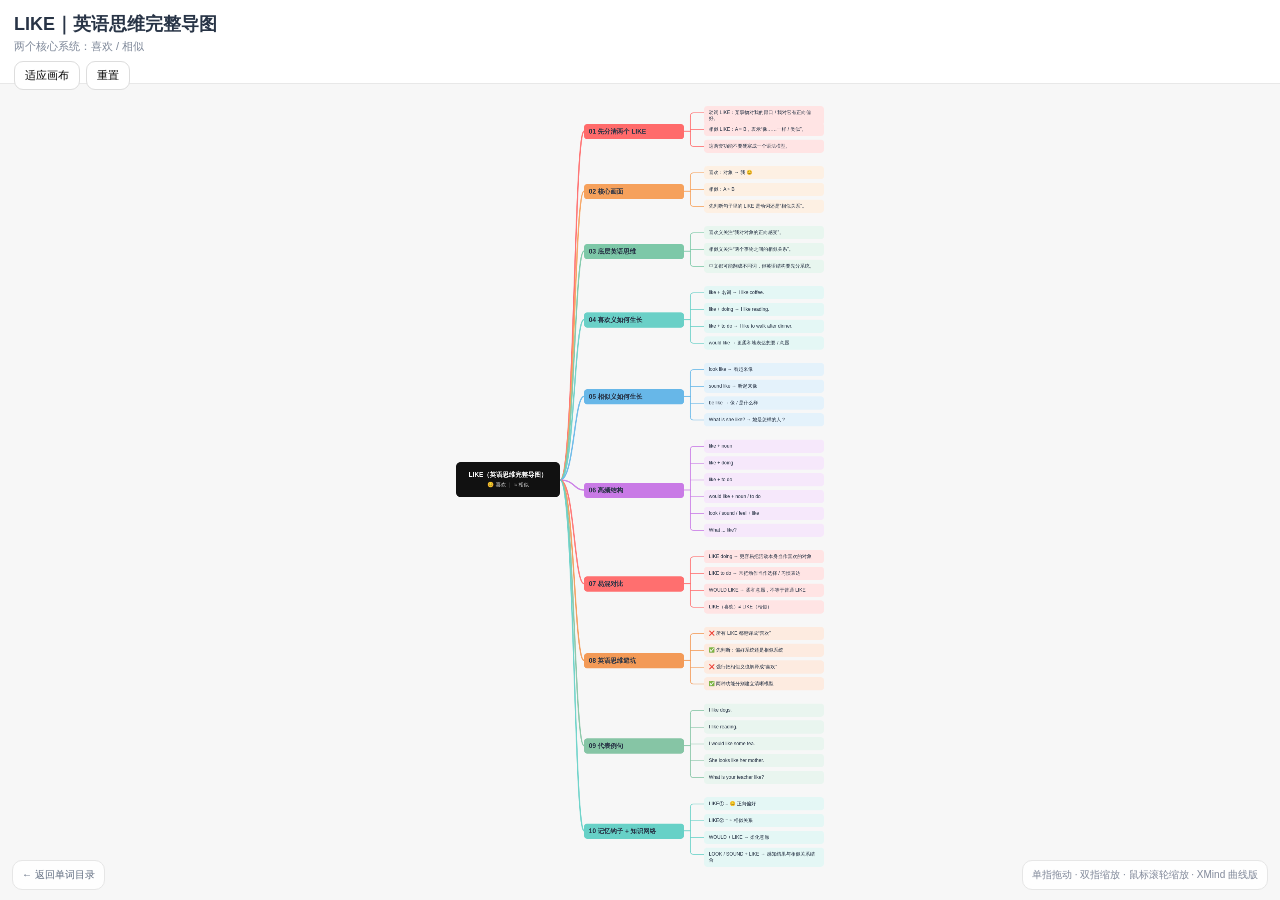
<file: words/like.html>
<!doctype html><html lang="zh-CN"><head><meta charset="utf-8"><meta name="viewport" content="width=device-width,initial-scale=1,maximum-scale=5,user-scalable=yes"><title>LIKE｜英语思维完整导图</title><link rel="stylesheet" href="../assets/mindmap.css?v=20260814-xmind1"></head><body><div class="top"><div class="title">LIKE｜英语思维完整导图</div><div class="sub">两个核心系统：喜欢 / 相似</div><div class="tools"><button id="fit">适应画布</button><button id="reset">重置</button></div></div><div id="vp" class="viewport"><div id="cv" class="canvas"><div id="root" class="root">LIKE（英语思维完整导图）<small>😊 喜欢 ｜ ≈ 相似</small></div></div><a class="back" href="../index.html">← 返回单词目录</a><div class="hint">单指拖动 · 双指缩放 · 鼠标滚轮缩放 · XMind 曲线版</div></div><script src="../assets/mindmap.js?v=20260814-xmind1"></script><script>initMindMap({branches:[{title:'01 先分清两个 LIKE',color:'c1',light:'n1',items:['动词 LIKE：某事物对我的胃口 / 我对它有正向偏好。','相似 LIKE：A ≈ B，表示“像……一样 / 类似”。','这两套功能不要硬塞成一个语法模型。']},{title:'02 核心画面',color:'c2',light:'n2',items:['喜欢：对象 → 我 😊','相似：A ≈ B','先判断句子里的 LIKE 是动词还是“相似关系”。']},{title:'03 底层英语思维',color:'c3',light:'n3',items:['喜欢义关注“我对对象的正向感受”。','相似义关注“两个事物之间的相似关系”。','中文都可能翻成不同词，但英语结构要先分系统。']},{title:'04 喜欢义如何生长',color:'c4',light:'n4',items:['like + 名词 → I like coffee.','like + doing → I like reading.','like + to do → I like to walk after dinner.','would like → 更柔和地表达想要 / 意愿']},{title:'05 相似义如何生长',color:'c5',light:'n5',items:['look like → 看起来像','sound like → 听起来像','be like → 像 / 是什么样','What is she like? → 她是怎样的人？']},{title:'06 高频结构',color:'c6',light:'n6',items:['like + noun','like + doing','like + to do','would like + noun / to do','look / sound / feel + like','What ... like?']},{title:'07 易混对比',color:'c7',light:'n7',items:['LIKE doing → 更容易把活动本身当作喜欢的对象','LIKE to do → 常把动作当作选择 / 习惯表达','WOULD LIKE → 柔和意愿，不等于普通 LIKE','LIKE（喜欢）≠ LIKE（相似）']},{title:'08 英语思维避坑',color:'c8',light:'n8',items:['❌ 所有 LIKE 都翻译成“喜欢”','✅ 先判断：偏好系统还是相似系统','❌ 强行把相似义也解释成“喜欢”','✅ 两种功能分别建立清晰模型']},{title:'09 代表例句',color:'c9',light:'n9',items:['I like dogs.','I like reading.','I would like some tea.','She looks like her mother.','What is your teacher like?']},{title:'10 记忆钩子 + 知识网络',color:'c10',light:'n10',items:['LIKE① = 😊 正向偏好','LIKE② = ≈ 相似关系','WOULD + LIKE → 柔化意愿','LOOK / SOUND + LIKE → 感知结果与相似关系结合']} ]});</script></body></html>
</file>
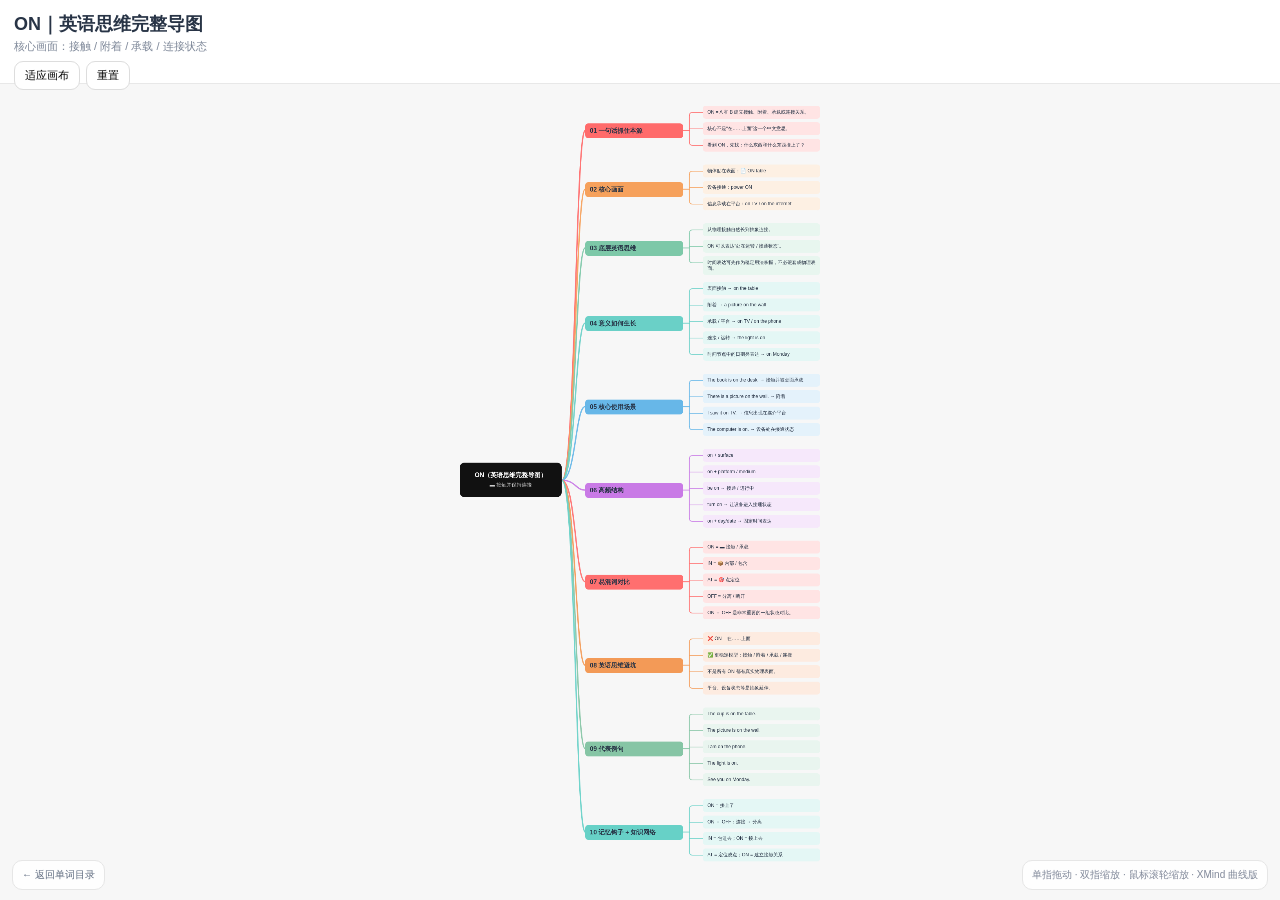
<file: words/on.html>
<!doctype html><html lang="zh-CN"><head><meta charset="utf-8"><meta name="viewport" content="width=device-width,initial-scale=1,maximum-scale=5,user-scalable=yes"><title>ON｜英语思维完整导图</title><link rel="stylesheet" href="../assets/mindmap.css?v=20260814-xmind1"></head><body><div class="top"><div class="title">ON｜英语思维完整导图</div><div class="sub">核心画面：接触 / 附着 / 承载 / 连接状态</div><div class="tools"><button id="fit">适应画布</button><button id="reset">重置</button></div></div><div id="vp" class="viewport"><div id="cv" class="canvas"><div id="root" class="root">ON（英语思维完整导图）<small>▬ 接触并保持连接</small></div></div><a class="back" href="../index.html">← 返回单词目录</a><div class="hint">单指拖动 · 双指缩放 · 鼠标滚轮缩放 · XMind 曲线版</div></div><script src="../assets/mindmap.js?v=20260814-xmind1"></script><script>initMindMap({branches:[{title:'01 一句话抓住本源',color:'c1',light:'n1',items:['ON = A 和 B 建立接触、附着、承载或连接关系。','核心不是“在……上面”这一个中文意思。','看到 ON，先找：什么东西和什么东西接上了？']},{title:'02 核心画面',color:'c2',light:'n2',items:['物体贴在表面：📄 ON table','设备接通：power ON','信息承载在平台：on TV / on the internet']},{title:'03 底层英语思维',color:'c3',light:'n3',items:['从物理接触自然长到抽象连接。','ON 可以表达“处在运转 / 接通状态”。','时间表达可先作为稳定用法掌握，不必硬套成物理表面。']},{title:'04 意义如何生长',color:'c4',light:'n4',items:['表面接触 → on the table','附着 → a picture on the wall','承载 / 平台 → on TV / on the phone','连接 / 运转 → the light is on','时间节点中的日期类表达 → on Monday']},{title:'05 核心使用场景',color:'c5',light:'n5',items:['The book is on the desk. → 接触并被桌面承载','There is a picture on the wall. → 附着','I saw it on TV. → 信息出现在媒介平台','The computer is on. → 设备处在接通状态']},{title:'06 高频结构',color:'c6',light:'n6',items:['on + surface','on + platform / medium','be on → 接通 / 进行中','turn on → 让设备进入接通状态','on + day/date → 固定时间表达']},{title:'07 易混词对比',color:'c7',light:'n7',items:['ON = ▬ 接触 / 承载','IN = 📦 内部 / 包含','AT = 🎯 点定位','OFF = 分离 / 断开','ON ↔ OFF 是非常重要的一组状态对比。']},{title:'08 英语思维避坑',color:'c8',light:'n8',items:['❌ ON = 在……上面','✅ 更稳定模型：接触 / 附着 / 承载 / 连接','不是所有 ON 都有真实物理表面。','平台、设备状态等是抽象延伸。']},{title:'09 代表例句',color:'c9',light:'n9',items:['The cup is on the table.','The picture is on the wall.','I am on the phone.','The light is on.','See you on Monday.']},{title:'10 记忆钩子 + 知识网络',color:'c10',light:'n10',items:['ON = 接上了','ON ↔ OFF：连接 ↔ 分离','IN = 包进去；ON = 接上去','AT = 定位成点；ON = 建立接触关系']} ]});</script></body></html>
</file>
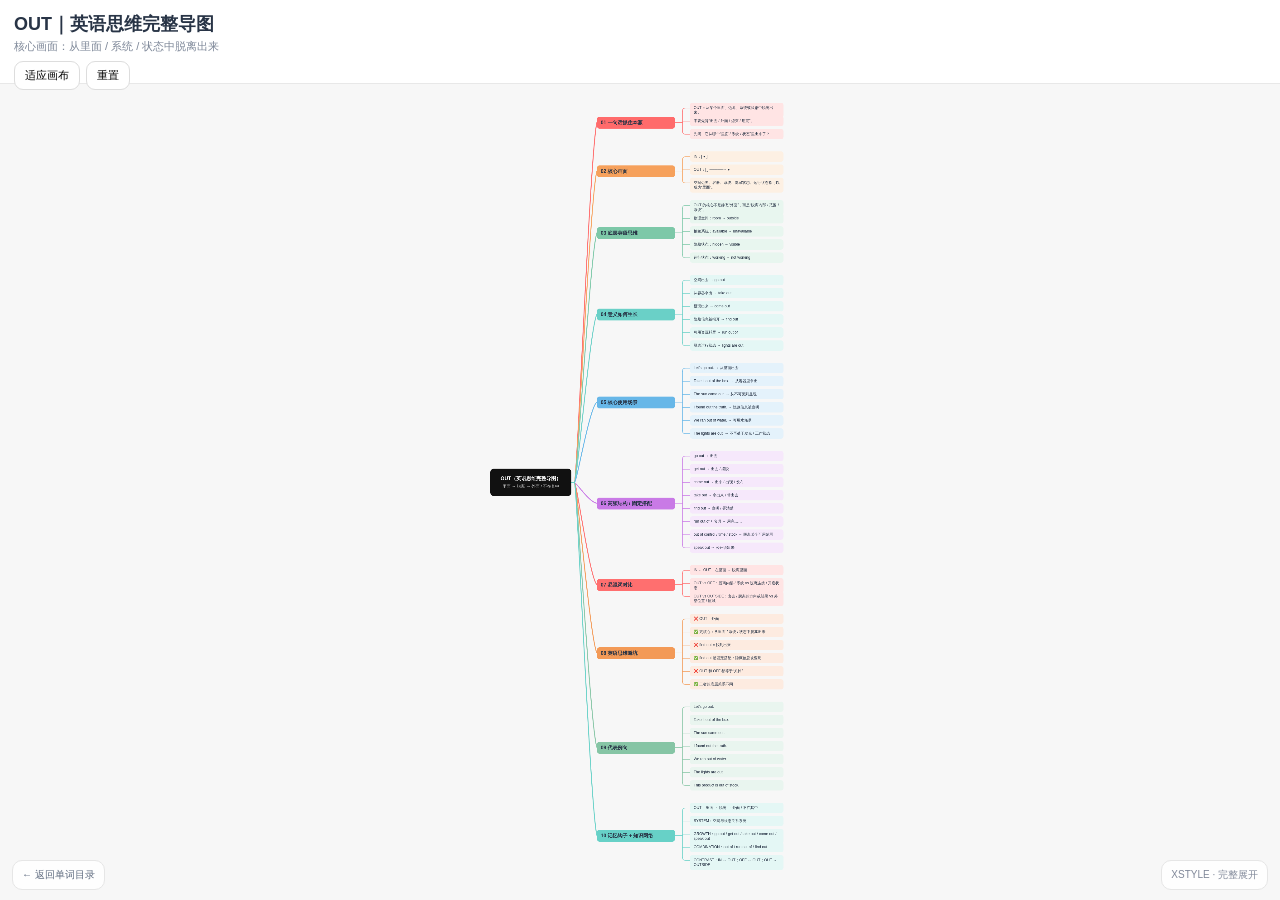
<file: words/out-xstyle.html>
<!doctype html><html lang="zh-CN"><head><meta charset="utf-8"><meta name="viewport" content="width=device-width,initial-scale=1,maximum-scale=5,user-scalable=yes"><title>OUT｜英语思维完整导图</title><link rel="stylesheet" href="../assets/mindmap.css?v=xstyle-out1"></head><body><div class="top"><div class="title">OUT｜英语思维完整导图</div><div class="sub">核心画面：从里面 / 系统 / 状态中脱离出来</div><div class="tools"><button id="fit">适应画布</button><button id="reset">重置</button></div></div><div id="vp" class="viewport"><div id="cv" class="canvas"><div id="root" class="root">OUT（英语思维完整导图）<small>里面 → 脱离 → 外面 / 不在其中</small></div></div><a class="back" href="../index.html">← 返回单词目录</a><div class="hint">XSTYLE · 完整展开</div></div><script src="../assets/out-data.js"></script><script src="../assets/mindmap-xstyle.js"></script><script>initMindMap({branches:window.OUT_BRANCHES});</script></body></html>
</file>
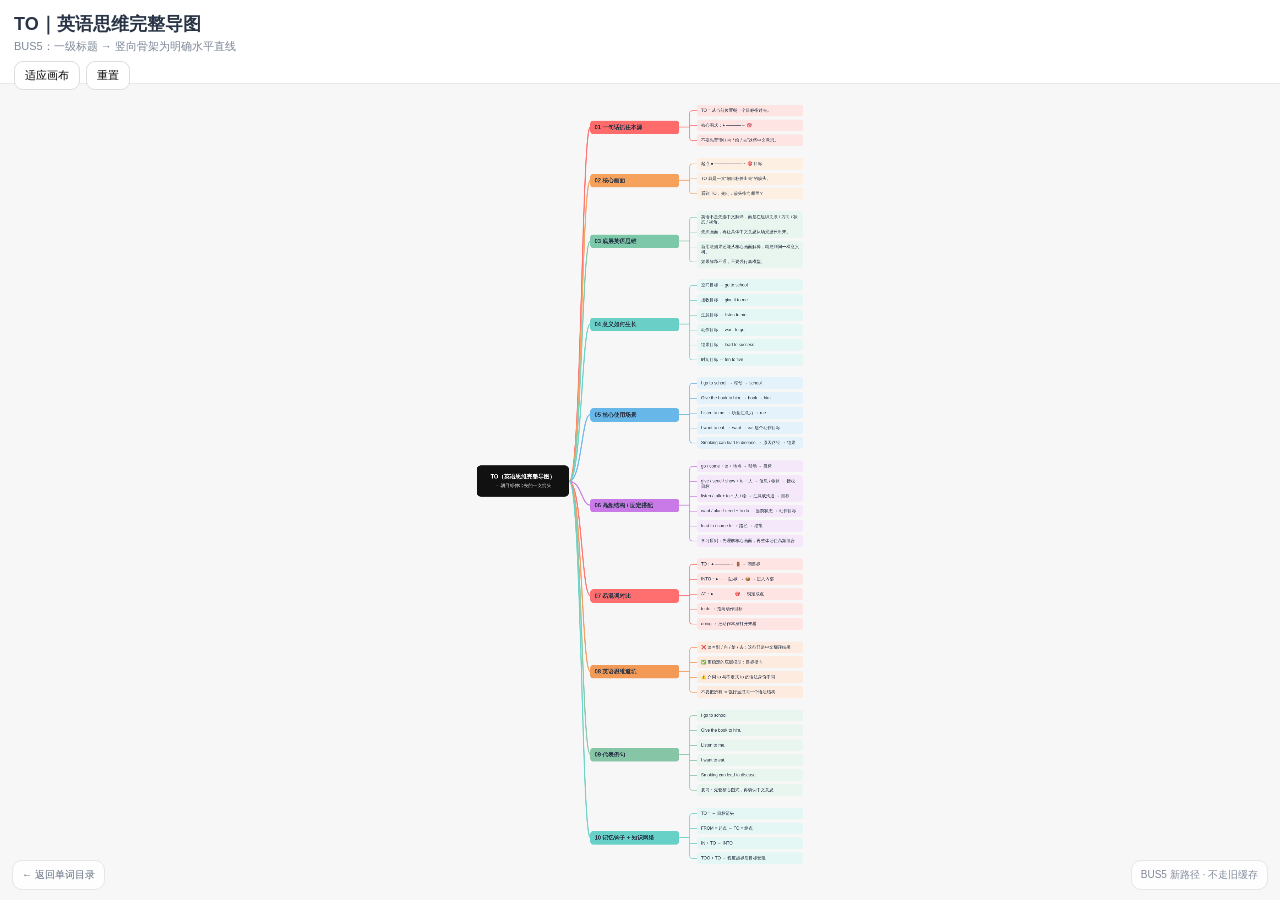
<file: words/to-bus5.html>
<!doctype html><html lang="zh-CN"><head><meta charset="utf-8"><meta name="viewport" content="width=device-width,initial-scale=1,maximum-scale=5,user-scalable=yes"><title>TO｜BUS5 水平主连接版</title><link rel="stylesheet" href="../assets/mindmap.css?v=bus5"></head><body><div class="top"><div class="title">TO｜英语思维完整导图</div><div class="sub">BUS5：一级标题 → 竖向骨架为明确水平直线</div><div class="tools"><button id="fit">适应画布</button><button id="reset">重置</button></div></div><div id="vp" class="viewport"><div id="cv" class="canvas"><div id="root" class="root">TO（英语思维完整导图）<small>→ 朝目标伸出去的一支箭头</small></div></div><a class="back" href="../index.html">← 返回单词目录</a><div class="hint">BUS5 新路径 · 不走旧缓存</div></div><script src="../assets/to-bus5-data.js"></script><script src="../assets/mindmap-bus5.js"></script><script>initMindMap({branches:window.TO_BUS5_BRANCHES});</script></body></html>
</file>
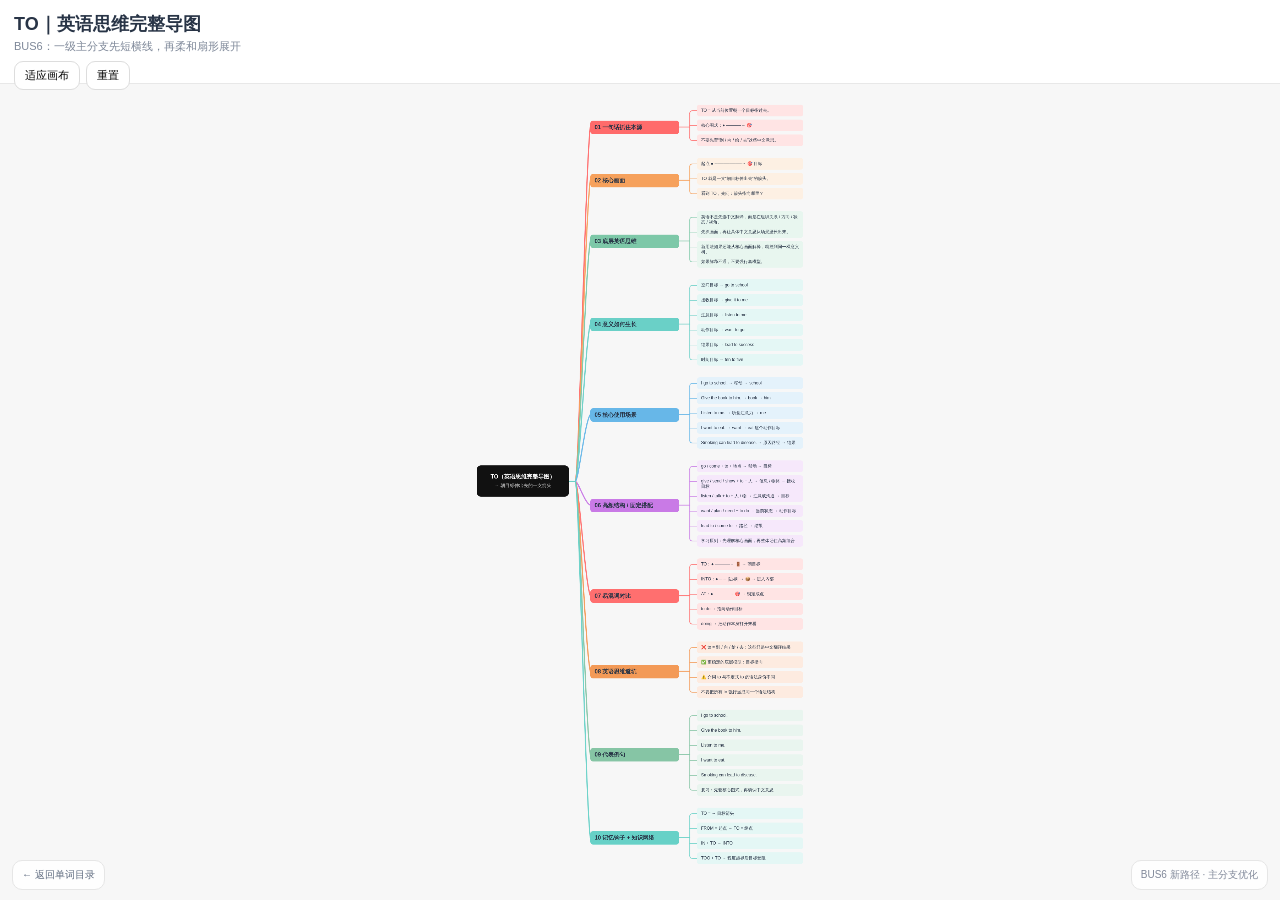
<file: words/to-bus6.html>
<!doctype html><html lang="zh-CN"><head><meta charset="utf-8"><meta name="viewport" content="width=device-width,initial-scale=1,maximum-scale=5,user-scalable=yes"><title>TO｜BUS6 主分支优化版</title><link rel="stylesheet" href="../assets/mindmap.css?v=bus6"></head><body><div class="top"><div class="title">TO｜英语思维完整导图</div><div class="sub">BUS6：一级主分支先短横线，再柔和扇形展开</div><div class="tools"><button id="fit">适应画布</button><button id="reset">重置</button></div></div><div id="vp" class="viewport"><div id="cv" class="canvas"><div id="root" class="root">TO（英语思维完整导图）<small>→ 朝目标伸出去的一支箭头</small></div></div><a class="back" href="../index.html">← 返回单词目录</a><div class="hint">BUS6 新路径 · 主分支优化</div></div><script src="../assets/to-bus5-data.js"></script><script src="../assets/mindmap-bus6.js"></script><script>initMindMap({branches:window.TO_BUS5_BRANCHES});</script></body></html>
</file>
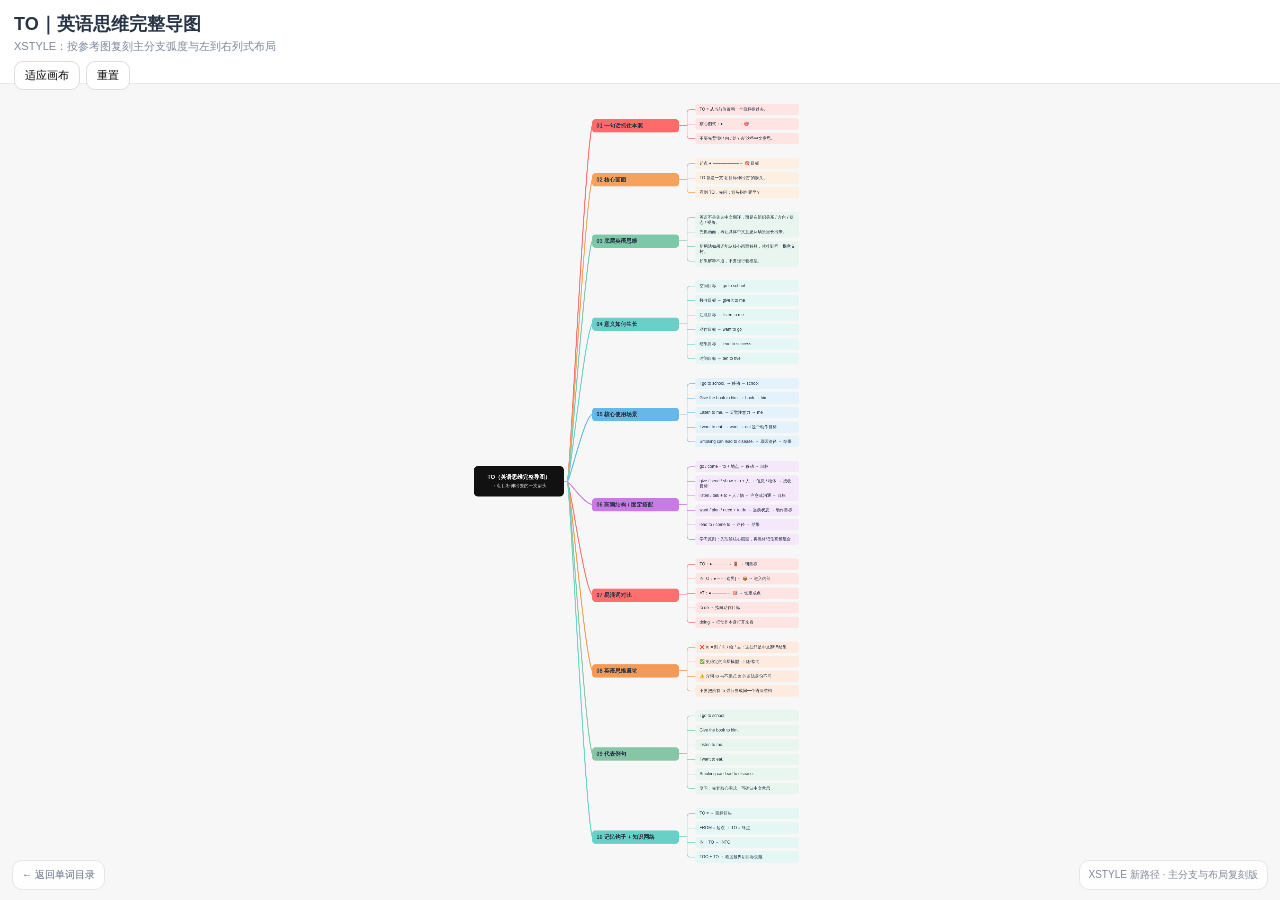
<file: words/to-xstyle.html>
<!doctype html><html lang="zh-CN"><head><meta charset="utf-8"><meta name="viewport" content="width=device-width,initial-scale=1,maximum-scale=5,user-scalable=yes"><title>TO｜XSTYLE 完整复刻版</title><link rel="stylesheet" href="../assets/mindmap.css?v=xstyle1"></head><body><div class="top"><div class="title">TO｜英语思维完整导图</div><div class="sub">XSTYLE：按参考图复刻主分支弧度与左到右列式布局</div><div class="tools"><button id="fit">适应画布</button><button id="reset">重置</button></div></div><div id="vp" class="viewport"><div id="cv" class="canvas"><div id="root" class="root">TO（英语思维完整导图）<small>→ 朝目标伸出去的一支箭头</small></div></div><a class="back" href="../index.html">← 返回单词目录</a><div class="hint">XSTYLE 新路径 · 主分支与布局复刻版</div></div><script src="../assets/to-bus5-data.js"></script><script src="../assets/mindmap-xstyle.js"></script><script>initMindMap({branches:window.TO_BUS5_BRANCHES});</script></body></html>
</file>
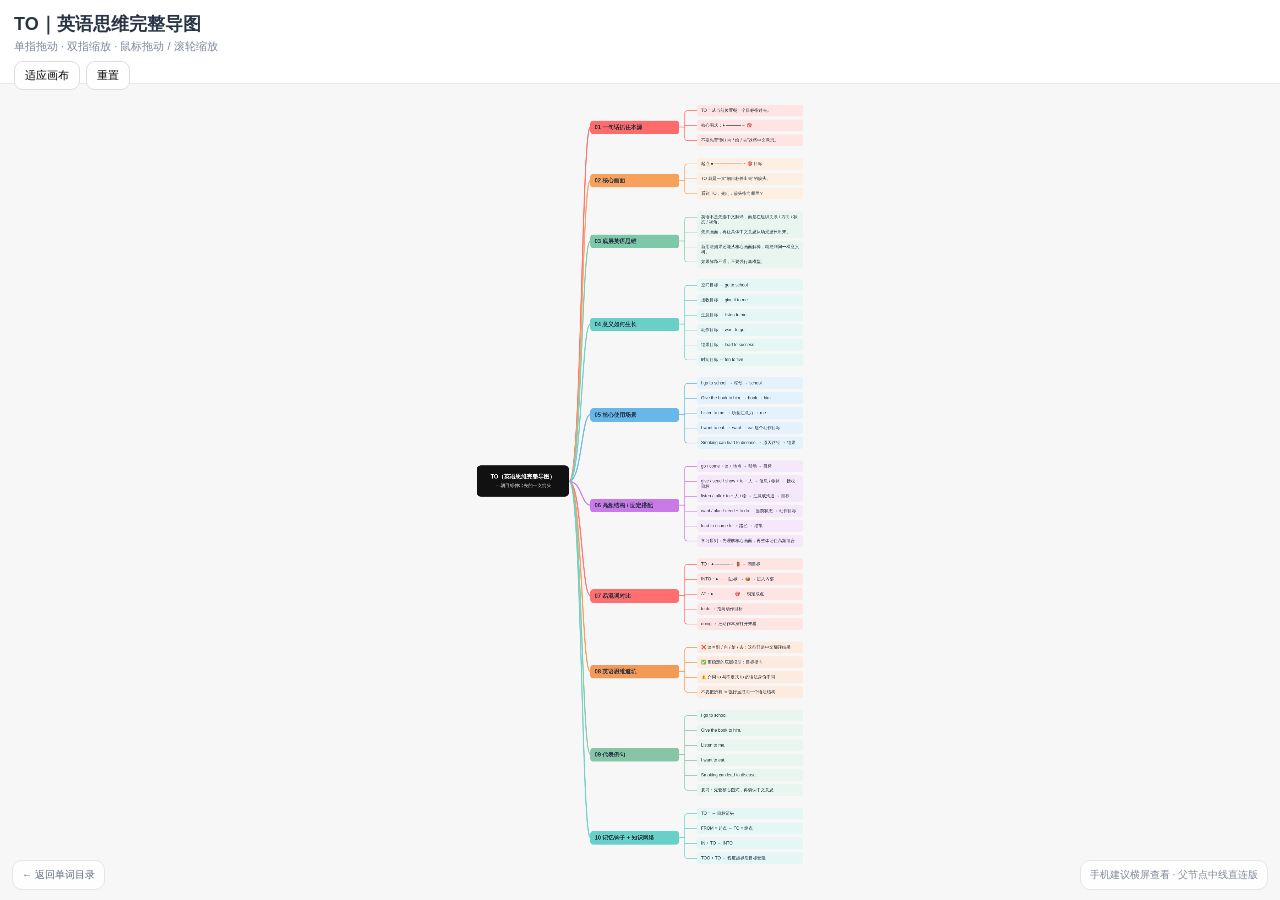
<file: words/to.html>
<!doctype html><html lang="zh-CN"><head><meta charset="utf-8"><meta name="viewport" content="width=device-width,initial-scale=1,maximum-scale=5,user-scalable=yes"><title>TO｜英语思维完整导图</title><link rel="stylesheet" href="../assets/mindmap.css?v=20260814-bus4"></head><body><div class="top"><div class="title">TO｜英语思维完整导图</div><div class="sub">单指拖动 · 双指缩放 · 鼠标拖动 / 滚轮缩放</div><div class="tools"><button id="fit">适应画布</button><button id="reset">重置</button></div></div><div id="vp" class="viewport"><div id="cv" class="canvas"><div id="root" class="root">TO（英语思维完整导图）<small>→ 朝目标伸出去的一支箭头</small></div></div><a class="back" href="../index.html">← 返回单词目录</a><div class="hint">手机建议横屏查看 · 父节点中线直连版</div></div><script src="../assets/mindmap.js?v=20260814-bus4"></script><script>initMindMap({branches:[{title:'01 一句话抓住本源',color:'c1',light:'n1',items:['TO = 从当前位置朝一个目标指过去。','核心图式：● ─────→ 🎯','不要先背“到 / 向 / 给 / 去”这些中文意思。']},{title:'02 核心画面',color:'c2',light:'n2',items:['起点 ● ─────────→ 🎯 目标','TO 就是一支“朝目标伸出去”的箭头。','看到 TO，先问：箭头指向哪里？']},{title:'03 底层英语思维',color:'c3',light:'n3',items:['英语不是先选中文翻译，而是在组织关系 / 方向 / 状态 / 视角。','先抓画面，再让具体中文意思从场景里长出来。','新用法如果还能从核心画面解释，就挂到同一棵意义树。','如果解释不通，不要强行套模型。']},{title:'04 意义如何生长',color:'c4',light:'n4',items:['空间目标 → go to school','接收目标 → give it to me','注意目标 → listen to me','动作目标 → want to go','结果目标 → lead to success','时间目标 → ten to five']},{title:'05 核心使用场景',color:'c5',light:'n5',items:['I go to school. → 移动 → school','Give the book to him. → book → him','Listen to me. → 听觉注意力 → me','I want to eat. → want → eat 这个动作目标','Smoking can lead to disease. → 原因路径 → 结果']},{title:'06 高频结构 / 固定搭配',color:'c6',light:'n6',items:['go / come + to + 地点 → 移动 → 目标','give / send / show + to + 人 → 信息 / 物体 → 接收目标','listen / talk + to + 人 / 物 → 注意或沟通 → 目标','want / plan / need + to do → 当前状态 → 动作目标','lead to / come to → 路径 → 结果','学习原则：先理解核心画面，再整体记住高频组合']},{title:'07 易混词对比',color:'c7',light:'n7',items:['TO：● ─────→ 🚪 → 朝目标','INTO：● ─→ |边界| → 📦 → 进入内部','AT：● ─────→ 🎯 → 锁定成点','to do → 指向动作目标','doing → 把动作本身打开来看']},{title:'08 英语思维避坑',color:'c8',light:'n8',items:['❌ to = 到 / 向 / 给 / 去：这些只是中文翻译结果','✅ 更稳定的底层模型：目标指向','⚠️ 介词 to 与不定式 to 的语法身份不同','不要把所有 to 强行当成同一个语法结构']},{title:'09 代表例句',color:'c9',light:'n9',items:['I go to school.','Give the book to him.','Listen to me.','I want to eat.','Smoking can lead to disease.','复习：先套核心图式，再确认中文意思']},{title:'10 记忆钩子 + 知识网络',color:'c10',light:'n10',items:['TO = → 目标箭头','FROM = 起点 → TO = 终点','IN + TO → INTO','TOO + TO → 程度越界后目标受阻']} ]});</script></body></html>
</file>
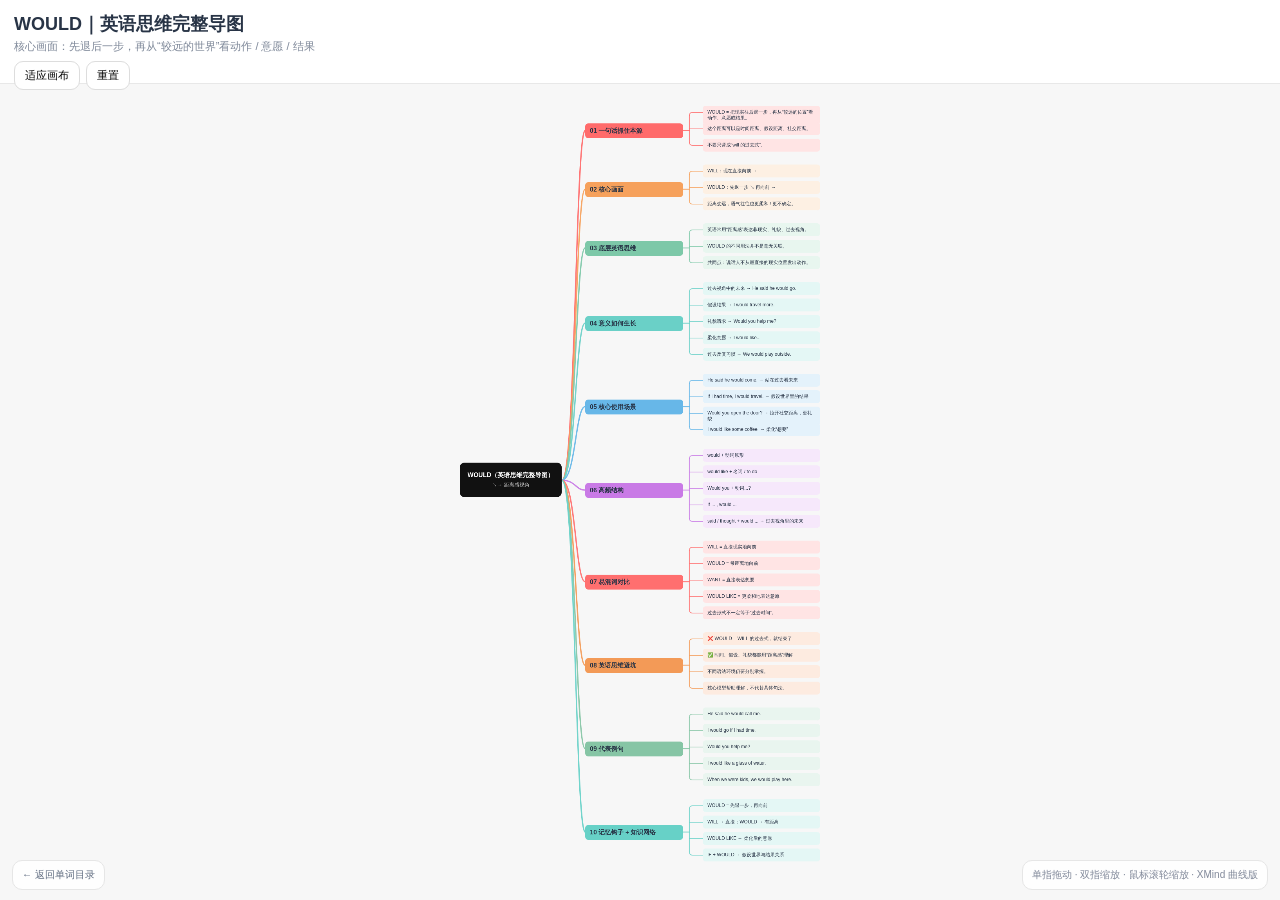
<file: words/would.html>
<!doctype html><html lang="zh-CN"><head><meta charset="utf-8"><meta name="viewport" content="width=device-width,initial-scale=1,maximum-scale=5,user-scalable=yes"><title>WOULD｜英语思维完整导图</title><link rel="stylesheet" href="../assets/mindmap.css?v=20260814-xmind1"></head><body><div class="top"><div class="title">WOULD｜英语思维完整导图</div><div class="sub">核心画面：先退后一步，再从“较远的世界”看动作 / 意愿 / 结果</div><div class="tools"><button id="fit">适应画布</button><button id="reset">重置</button></div></div><div id="vp" class="viewport"><div id="cv" class="canvas"><div id="root" class="root">WOULD（英语思维完整导图）<small>↘→ 距离感视角</small></div></div><a class="back" href="../index.html">← 返回单词目录</a><div class="hint">单指拖动 · 双指缩放 · 鼠标滚轮缩放 · XMind 曲线版</div></div><script src="../assets/mindmap.js?v=20260814-xmind1"></script><script>initMindMap({branches:[{title:'01 一句话抓住本源',color:'c1',light:'n1',items:['WOULD = 把现实往后退一步，再从“较远的位置”看动作、意愿或结果。','这个距离可以是时间距离、假设距离、社交距离。','不要只背成“will 的过去式”。']},{title:'02 核心画面',color:'c2',light:'n2',items:['WILL：现在直接向前 →','WOULD：先退一步 ↘ 再向前 →','距离变远，语气往往也更柔和 / 更不确定。']},{title:'03 底层英语思维',color:'c3',light:'n3',items:['英语常用“距离感”表达非现实、礼貌、过去视角。','WOULD 的不同用法并不是毫无关联。','共同点：说话人不从最直接的现实位置发出动作。']},{title:'04 意义如何生长',color:'c4',light:'n4',items:['过去视角中的未来 → He said he would go.','假设结果 → I would travel more.','礼貌请求 → Would you help me?','柔化意愿 → I would like...','过去反复习惯 → We would play outside.']},{title:'05 核心使用场景',color:'c5',light:'n5',items:['He said he would come. → 站在过去看未来','If I had time, I would travel. → 假设世界里的结果','Would you open the door? → 拉开社交距离，更礼貌','I would like some coffee. → 柔化“想要”']},{title:'06 高频结构',color:'c6',light:'n6',items:['would + 动词原形','would like + 名词 / to do','Would you + 动词...?','If ... , would ...','said / thought + would ... → 过去视角里的未来']},{title:'07 易混词对比',color:'c7',light:'n7',items:['WILL = 直接现实地向前','WOULD = 带距离地向前','WANT = 直接表达想要','WOULD LIKE = 更柔和地表达意愿','过去形式不一定等于“过去时间”。']},{title:'08 英语思维避坑',color:'c8',light:'n8',items:['❌ WOULD = WILL 的过去式，就结束了','✅ 时间、假设、礼貌都能用“距离感”理解','不同语法环境仍要分别掌握。','核心模型帮助理解，不代替具体句法。']},{title:'09 代表例句',color:'c9',light:'n9',items:['He said he would call me.','I would go if I had time.','Would you help me?','I would like a glass of water.','When we were kids, we would play here.']},{title:'10 记忆钩子 + 知识网络',color:'c10',light:'n10',items:['WOULD = 先退一步，再向前','WILL → 直接；WOULD → 有距离','WOULD LIKE → 柔化后的意愿','IF + WOULD → 假设世界与结果关系']} ]});</script></body></html>
</file>
<file: assets/mindmap.css>
*{box-sizing:border-box}html,body{margin:0;height:100%;font-family:-apple-system,BlinkMacSystemFont,"Segoe UI","PingFang SC","Microsoft YaHei",sans-serif;background:#f7f7f7;color:#283446}.top{height:84px;padding:12px 14px;background:rgba(255,255,255,.96);border-bottom:1px solid #e8e8e8}.title{font-size:18px;font-weight:800}.sub{font-size:11px;color:#7d8798;margin-top:3px}.tools{margin-top:7px;display:flex;gap:6px}.tools button{border:1px solid #ddd;background:#fff;border-radius:9px;padding:6px 10px;font-size:11px}.viewport{position:relative;height:calc(100vh - 84px);overflow:hidden;touch-action:none;overscroll-behavior:none;cursor:grab;user-select:none;-webkit-user-select:none}.viewport.drag{cursor:grabbing}.canvas{position:absolute;left:0;top:0;width:1360px;transform-origin:0 0;will-change:transform}.root{position:absolute;left:40px;width:260px;padding:22px 12px;border-radius:12px;background:#111;color:#fff;text-align:center;font-weight:800}.root small{display:block;margin-top:5px;color:#ccc;font-weight:500}.branch,.node{position:absolute;border-radius:8px;padding:9px 12px;line-height:1.25}.branch{width:250px;font-weight:800}.node{width:300px;font-size:12px}.hint{position:absolute;right:12px;bottom:10px;background:rgba(255,255,255,.9);border:1px solid #e6e6e6;border-radius:10px;padding:7px 9px;font-size:10px;color:#808899}.back{position:absolute;left:12px;bottom:10px;background:rgba(255,255,255,.9);border:1px solid #e6e6e6;border-radius:10px;padding:7px 9px;font-size:10px;color:#5f6c80;text-decoration:none}.c1{background:#ff6b6b}.c2{background:#f6a15c}.c3{background:#7dc8a8}.c4{background:#6ad0c7}.c5{background:#67b7e8}.c6{background:#c97ae6}.c7{background:#ff6f6f}.c8{background:#f39a57}.c9{background:#86c5a5}.c10{background:#67d1c7}.n1{background:#ffe4e4}.n2{background:#fdf0e3}.n3{background:#e8f6ef}.n4{background:#e4f7f5}.n5{background:#e4f2fb}.n6{background:#f6e8fb}.n7{background:#ffe4e4}.n8{background:#fdebe0}.n9{background:#e9f5ef}.n10{background:#e4f7f5}
</file>
